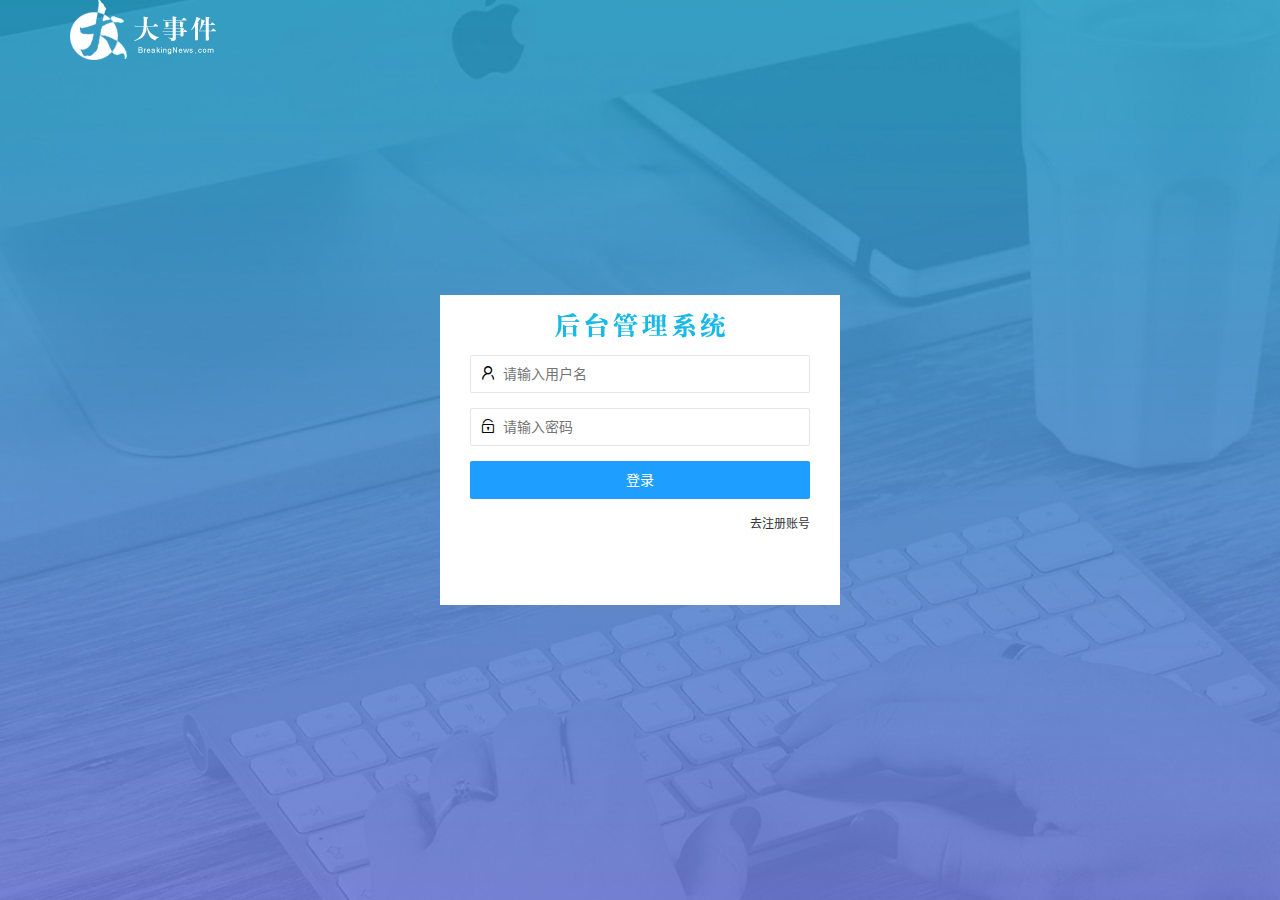
<file: login.html>
<!DOCTYPE html>
<html lang="zh-CN">
  <head>
    <meta charset="UTF-8" />
    <meta name="viewport" content="width=device-width, initial-scale=1.0" />
    <title>大事件-注册/登录页面</title>
    <link rel="stylesheet" href="/assets/lib/layui/css/layui.css" />
    <link rel="stylesheet" href="/assets/css/login.css" />
  </head>
  <body>
    <!-- logo区 -->
    <div class="layui-main">
      <img src="/assets/images/logo.png" alt="" />
    </div>
    <!-- 注册登录区域 -->
    <div class="loginAndRegBox">
      <!-- 标题区域 -->
      <div class="title-box"></div>
      <!-- 登录 -->
      <div class="login-box">
        <form class="layui-form" id="form-login">
          <!-- 用户名 -->
          <div class="layui-form-item">
            <i class="layui-icon layui-icon-username"></i>
            <input
              type="text"
              name="username"
              required
              lay-verify="required"
              placeholder="请输入用户名"
              autocomplete="off"
              class="layui-input"
            />
          </div>
          <!-- 密码 -->
          <div class="layui-form-item">
            <i class="layui-icon layui-icon-password"></i>
            <input
              type="password"
              name="password"
              required
              lay-verify="required|pwd"
              placeholder="请输入密码"
              autocomplete="off"
              class="layui-input"
            />
          </div>
          <!-- 登录按钮 -->
          <div class="layui-form-item">
            <!-- 注意：表单提交按钮和普通按钮的区别，就是 lay-submit 属性 -->
            <button
              class="layui-btn layui-btn-fluid layui-btn-normal"
              lay-submit
            >
              登录
            </button>
          </div>
          <div class="layui-form-item links">
            <a href="javascript:;" id="link-reg">去注册账号</a>
          </div>
        </form>
      </div>
      <!-- 注册 -->
      <div class="reg-box" style="display: none">
        <form class="layui-form" id="form-reg">
          <!-- 用户名 -->
          <div class="layui-form-item">
            <i class="layui-icon layui-icon-username"></i>
            <input
              type="text"
              name="username"
              required
              lay-verify="required"
              placeholder="请输入用户名"
              autocomplete="off"
              class="layui-input"
            />
          </div>
          <!-- 密码 -->
          <div class="layui-form-item">
            <i class="layui-icon layui-icon-password"></i>
            <input
              type="password"
              name="password"
              required
              lay-verify="required|pwd"
              placeholder="请输入密码"
              autocomplete="off"
              class="layui-input"
            />
          </div>
          <!-- 验证密码 -->
          <div class="layui-form-item">
            <i class="layui-icon layui-icon-password"></i>
            <input
              type="password"
              name="repassword"
              required
              lay-verify="required|pwd|repwd"
              placeholder="再次确认密码"
              autocomplete="off"
              class="layui-input"
            />
          </div>
          <!-- 注册按钮 -->
          <div class="layui-form-item">
            <!-- 注意：表单提交按钮和普通按钮的区别，就是 lay-submit 属性 -->
            <button
              class="layui-btn layui-btn-fluid layui-btn-normal"
              lay-submit
            >
              立即注册
            </button>
          </div>
          <div class="layui-form-item links">
            <a href="javascript:;" id="link-login">去登陆</a>
          </div>
        </form>
      </div>
    </div>
    <script src="/assets/lib/layui/layui.all.js"></script>
    <script src="/assets/lib/jquery.js"></script>
    <script src="/assets/js/baseAPI.js"></script>
    <script src="/assets/js/login.js"></script>
  </body>
</html>
</file>
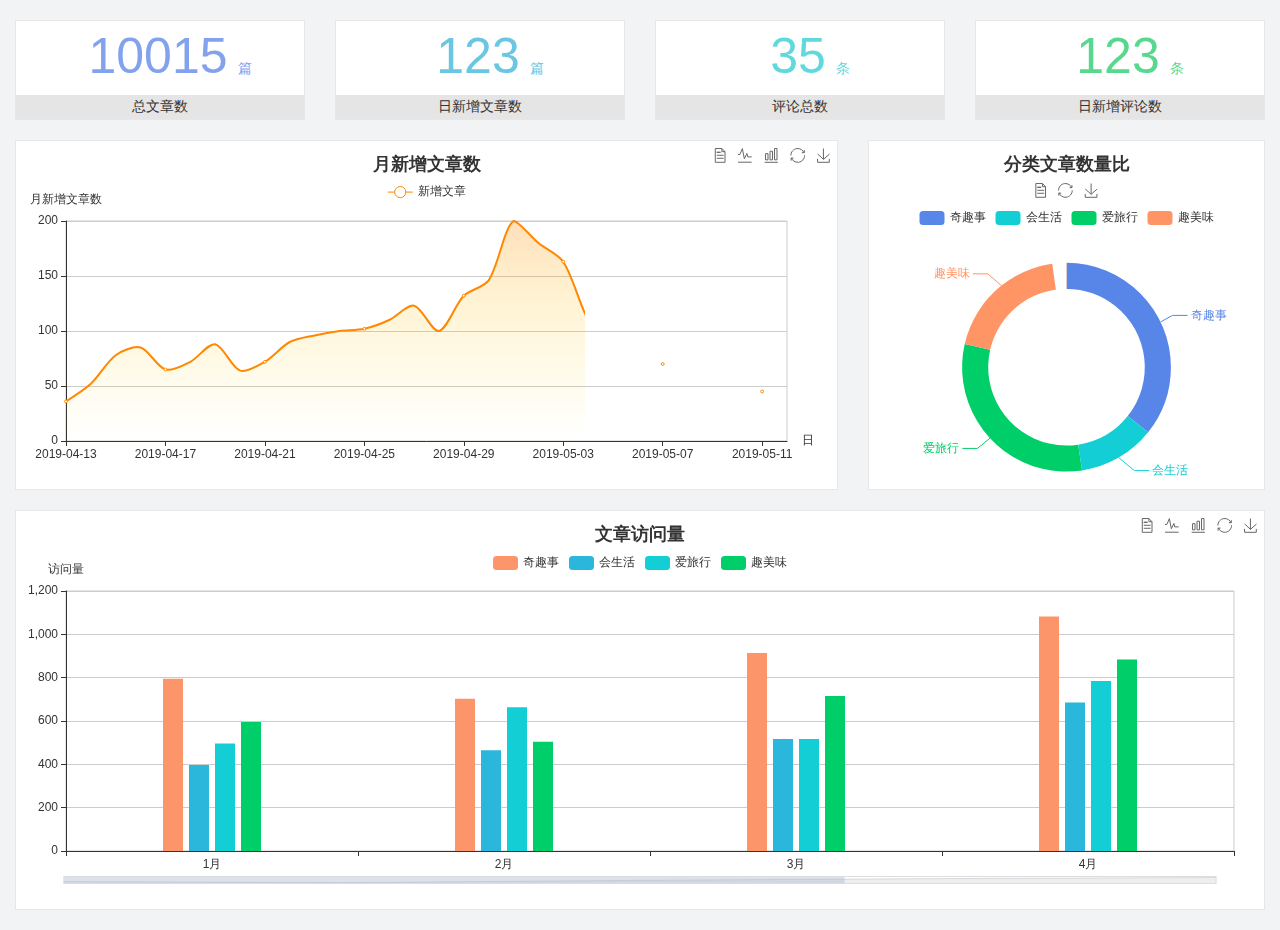
<file: home/dashboard.html>
<!DOCTYPE html>
<html lang="en">

<head>
  <meta charset="UTF-8">
  <meta name="viewport" content="width=device-width, initial-scale=1.0">
  <meta http-equiv="X-UA-Compatible" content="ie=edge">
  <title>图表统计</title>
  <link rel="stylesheet" href="../assets/lib/bootstrap.css" />
  <link rel="stylesheet" href="../assets/lib/main.css" />
  <script src="../assets/lib/jquery.js"></script>
  <script type="text/javascript" src="../assets/lib/echarts.min.js"></script>
</head>

<body>
  <div class="container-fluid">
    <div class="row spannel_list">
      <div class="col-sm-3 col-xs-6">
        <div class="spannel">
          <em>10015</em><span>篇</span>
          <b>总文章数</b>
        </div>
      </div>
      <div class="col-sm-3 col-xs-6">
        <div class="spannel scolor01">
          <em>123</em><span>篇</span>
          <b>日新增文章数</b>
        </div>
      </div>
      <div class="col-sm-3 col-xs-6">
        <div class="spannel scolor02">
          <em>35</em><span>条</span>
          <b>评论总数</b>
        </div>
      </div>
      <div class="col-sm-3 col-xs-6">
        <div class="spannel scolor03">
          <em>123</em><span>条</span>
          <b>日新增评论数</b>
        </div>
      </div>
    </div>
  </div>

  <div class="container-fluid">
    <div class="row curve-pie">
      <div class="col-lg-8 col-md-8">
        <div class="gragh_pannel" id="curve_show"></div>
      </div>
      <div class="col-lg-4 col-md-4">
        <div class="gragh_pannel" id="pie_show"></div>
      </div>
    </div>
  </div>

  <div class="container-fluid">
    <div class="column_pannel" id="column_show"></div>
  </div>

  <script>
    var oChart = echarts.init(document.getElementById('curve_show'));
    var aList_all = [
      { 'count': 36, 'date': '2019-04-13' },
      { 'count': 52, 'date': '2019-04-14' },
      { 'count': 78, 'date': '2019-04-15' },
      { 'count': 85, 'date': '2019-04-16' },
      { 'count': 65, 'date': '2019-04-17' },
      { 'count': 72, 'date': '2019-04-18' },
      { 'count': 88, 'date': '2019-04-19' },
      { 'count': 64, 'date': '2019-04-20' },
      { 'count': 72, 'date': '2019-04-21' },
      { 'count': 90, 'date': '2019-04-22' },
      { 'count': 96, 'date': '2019-04-23' },
      { 'count': 100, 'date': '2019-04-24' },
      { 'count': 102, 'date': '2019-04-25' },
      { 'count': 110, 'date': '2019-04-26' },
      { 'count': 123, 'date': '2019-04-27' },
      { 'count': 100, 'date': '2019-04-28' },
      { 'count': 132, 'date': '2019-04-29' },
      { 'count': 146, 'date': '2019-04-30' },
      { 'count': 200, 'date': '2019-05-01' },
      { 'count': 180, 'date': '2019-05-02' },
      { 'count': 163, 'date': '2019-05-03' },
      { 'count': 110, 'date': '2019-05-04' },
      { 'count': 80, 'date': '2019-05-05' },
      { 'count': 82, 'date': '2019-05-06' },
      { 'count': 70, 'date': '2019-05-07' },
      { 'count': 65, 'date': '2019-05-08' },
      { 'count': 54, 'date': '2019-05-09' },
      { 'count': 40, 'date': '2019-05-10' },
      { 'count': 45, 'date': '2019-05-11' },
      { 'count': 38, 'date': '2019-05-12' },
    ];

    let aCount = [];
    let aDate = [];

    for (var i = 0; i < aList_all.length; i++) {
      aCount.push(aList_all[i].count);
      aDate.push(aList_all[i].date);
    }

    var chartopt = {
      title: {
        text: '月新增文章数',
        left: 'center',
        top: '10'
      },
      tooltip: {
        trigger: 'axis'
      },
      legend: {
        data: ['新增文章'],
        top: '40'
      },
      toolbox: {
        show: true,
        feature: {
          mark: { show: true },
          dataView: { show: true, readOnly: false },
          magicType: { show: true, type: ['line', 'bar'] },
          restore: { show: true },
          saveAsImage: { show: true }
        }
      },
      calculable: true,
      xAxis: [
        {
          name: '日',
          type: 'category',
          boundaryGap: false,
          data: aDate
        }
      ],
      yAxis: [
        {
          name: '月新增文章数',
          type: 'value'
        }
      ],
      series: [
        {
          name: '新增文章',
          type: 'line',
          smooth: true,
          itemStyle: { normal: { areaStyle: { type: 'default' }, color: '#f80' }, lineStyle: { color: '#f80' } },
          data: aCount
        }],
      areaStyle: {
        normal: {
          color: new echarts.graphic.LinearGradient(0, 0, 0, 1, [{
            offset: 0,
            color: 'rgba(255,136,0,0.39)'
          }, {
            offset: .34,
            color: 'rgba(255,180,0,0.25)'
          }, {
            offset: 1,
            color: 'rgba(255,222,0,0.00)'
          }])

        }
      },
      grid: {
        show: true,
        x: 50,
        x2: 50,
        y: 80,
        height: 220
      }
    };

    oChart.setOption(chartopt);


    var oPie = echarts.init(document.getElementById('pie_show'));
    var oPieopt =
    {
      title: {
        top: 10,
        text: '分类文章数量比',
        x: 'center'
      },
      tooltip: {
        trigger: 'item',
        formatter: "{a} <br/>{b} : {c} ({d}%)"
      },
      color: ['#5885e8', '#13cfd5', '#00ce68', '#ff9565'],
      legend: {
        x: 'center',
        top: 65,
        data: ['奇趣事', '会生活', '爱旅行', '趣美味']
      },
      toolbox: {
        show: true,
        x: 'center',
        top: 35,
        feature: {
          mark: { show: true },
          dataView: { show: true, readOnly: false },
          magicType: {
            show: true,
            type: ['pie', 'funnel'],
            option: {
              funnel: {
                x: '25%',
                width: '50%',
                funnelAlign: 'left',
                max: 1548
              }
            }
          },
          restore: { show: true },
          saveAsImage: { show: true }
        }
      },
      calculable: true,
      series: [
        {
          name: '访问来源',
          type: 'pie',
          radius: ['45%', '60%'],
          center: ['50%', '65%'],
          data: [
            { value: 300, name: '奇趣事' },
            { value: 100, name: '会生活' },
            { value: 260, name: '爱旅行' },
            { value: 180, name: '趣美味' }
          ]
        }
      ]
    };
    oPie.setOption(oPieopt);



    var oColumn = this.echarts.init(document.getElementById('column_show'));
    var oColumnopt =
    {
      title: {
        text: '文章访问量',
        left: 'center',
        top: '10'
      },
      tooltip: {
        trigger: 'axis'
      },
      legend: {
        data: ['奇趣事', '会生活', '爱旅行', '趣美味'],
        top: '40'
      },
      toolbox: {
        show: true,
        feature: {
          mark: { show: true },
          dataView: { show: true, readOnly: false },
          magicType: { show: true, type: ['line', 'bar'] },
          restore: { show: true },
          saveAsImage: { show: true }
        }
      },
      calculable: true,
      xAxis: [
        {
          type: 'category',
          data: ['1月', '2月', '3月', '4月', '5月']
        }
      ],
      yAxis: [
        {
          name: '访问量',
          type: 'value'
        }
      ],
      series: [
        {
          name: '奇趣事',
          type: 'bar',
          barWidth: 20,
          itemStyle: {
            normal: { areaStyle: { type: 'default' }, color: '#fd956a' }
          },
          data: [800, 708, 920, 1090, 1200]
        },
        {
          name: '会生活',
          type: 'bar',
          barWidth: 20,
          itemStyle: {
            normal: { areaStyle: { type: 'default' }, color: '#2bb6db' }
          },
          data: [400, 468, 520, 690, 800]
        },
        {
          name: '爱旅行',
          type: 'bar',
          barWidth: 20,
          itemStyle: {
            normal: { areaStyle: { type: 'default' }, color: '#13cfd5' }
          },
          data: [500, 668, 520, 790, 900]
        },
        {
          name: '趣美味',
          type: 'bar',
          barWidth: 20,
          itemStyle: {
            normal: { areaStyle: { type: 'default' }, color: '#00ce68' }
          },
          data: [600, 508, 720, 890, 1000]
        }
      ],
      grid: {
        show: true,
        x: 50,
        x2: 30,
        y: 80,
        height: 260
      },
      dataZoom: [//给x轴设置滚动条
        {
          start: 0,//默认为0
          end: 100 - 1000 / 31,//默认为100
          type: 'slider',
          show: true,
          xAxisIndex: [0],
          handleSize: 0,//滑动条的 左右2个滑动条的大小
          height: 8,//组件高度
          left: 45, //左边的距离
          right: 50,//右边的距离
          bottom: 26,//右边的距离
          handleColor: '#ddd',//h滑动图标的颜色
          handleStyle: {
            borderColor: "#cacaca",
            borderWidth: "1",
            shadowBlur: 2,
            background: "#ddd",
            shadowColor: "#ddd",
          }
        }]
    };
    oColumn.setOption(oColumnopt);
  </script>
</body>

</html>
</file>
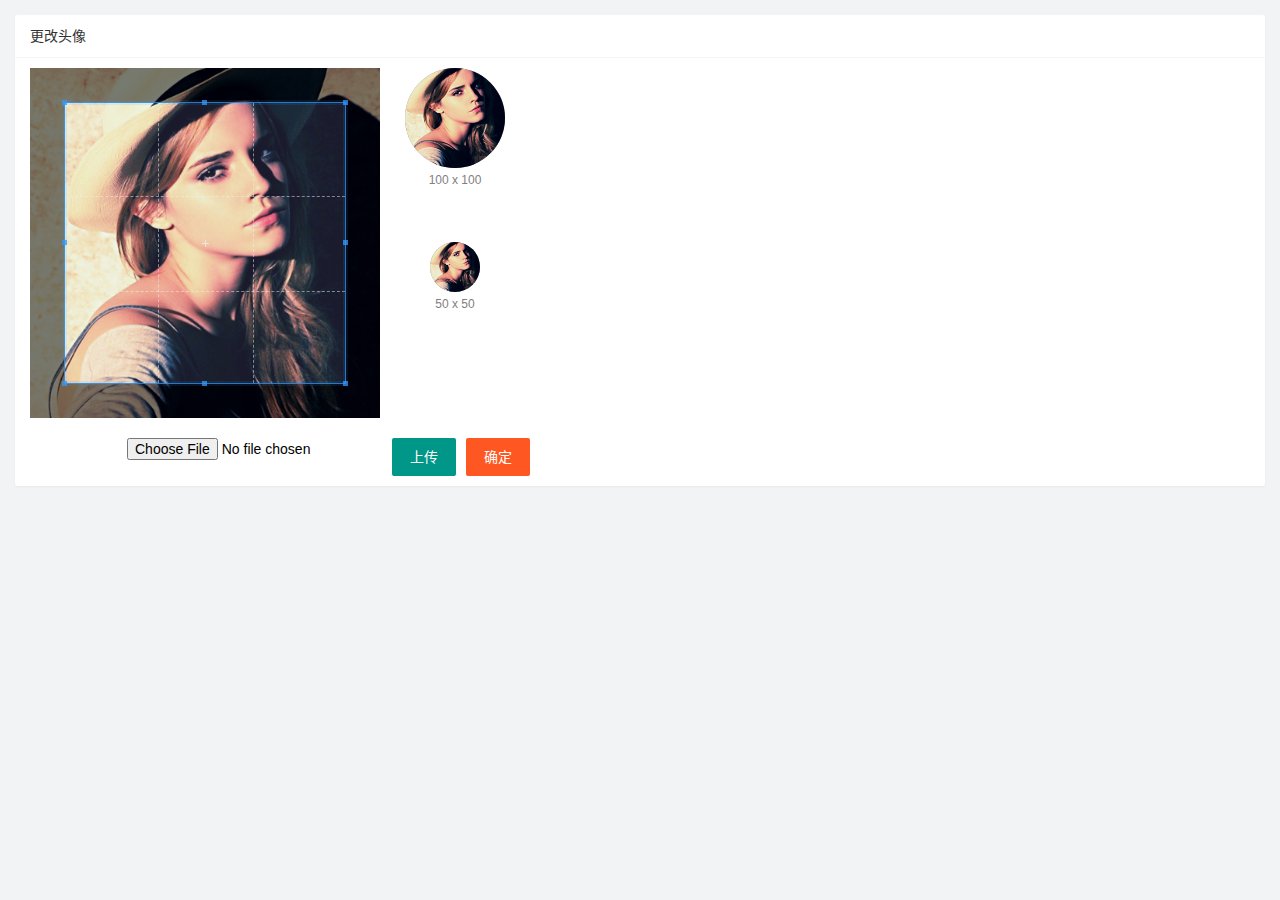
<file: user/user-avatar.html>
<!DOCTYPE html>
<html lang="zh-CN">
<head>
    <meta charset="UTF-8">
    <meta name="viewport" content="width=device-width, initial-scale=1.0">
    <title>更换头像</title>
    <link rel="stylesheet" href="/assets/lib/layui/css/layui.css" />
    <link rel="stylesheet" href="/assets/lib/cropper/cropper.css" />
    <link rel="stylesheet" href="/assets/css/user/user-avatar.css" />
</head>
<body>
    <div class="layui-card">
        <div class="layui-card-header">更改头像</div>
        <div class="layui-card-body">
          <div class="row1">
              <!-- 图片裁剪区域 -->
              <div class="cropper-box">
                <!-- 这个 img 标签很重要，将来会把它初始化为裁剪区域 -->
                <img id="image" src="/assets/images/sample.jpg" />
              </div>
              <!-- 图片的预览区域 -->
              <div class="preview-box">
                <div>
                  <!-- 宽高为 100px 的预览区域 -->
                  <div class="img-preview w100"></div>
                  <p class="size">100 x 100</p>
                </div>
                <div>
                  <!-- 宽高为 50px 的预览区域 -->
                  <div class="img-preview w50"></div>
                  <p class="size">50 x 50</p>
                </div>
              </div>
            </div
            <!-- 第二行的按钮区域 -->
            <div class="row2">
                <input type="file" id="file" accept="image/png,image/jpeg">
              <button id="btnChooseImage" type="button"   class="layui-btn">上传</button>
              <button id="btnUpload" type="button" class="layui-btn layui-btn-danger">确定</button>
            </div>
        </div>
      </div>
      <script src="/assets/lib/layui/layui.all.js"></script>
    <script src="/assets/lib/jquery.js"></script>
    <script src="/assets/lib/cropper/Cropper.js"></script>
    <script src="/assets/lib/cropper/jquery-cropper.js"></script>
    <script src="/assets/js/baseAPI.js"></script>
    <script src="/assets/js/user-avatar.js"></script>
</body>
</html>
</file>
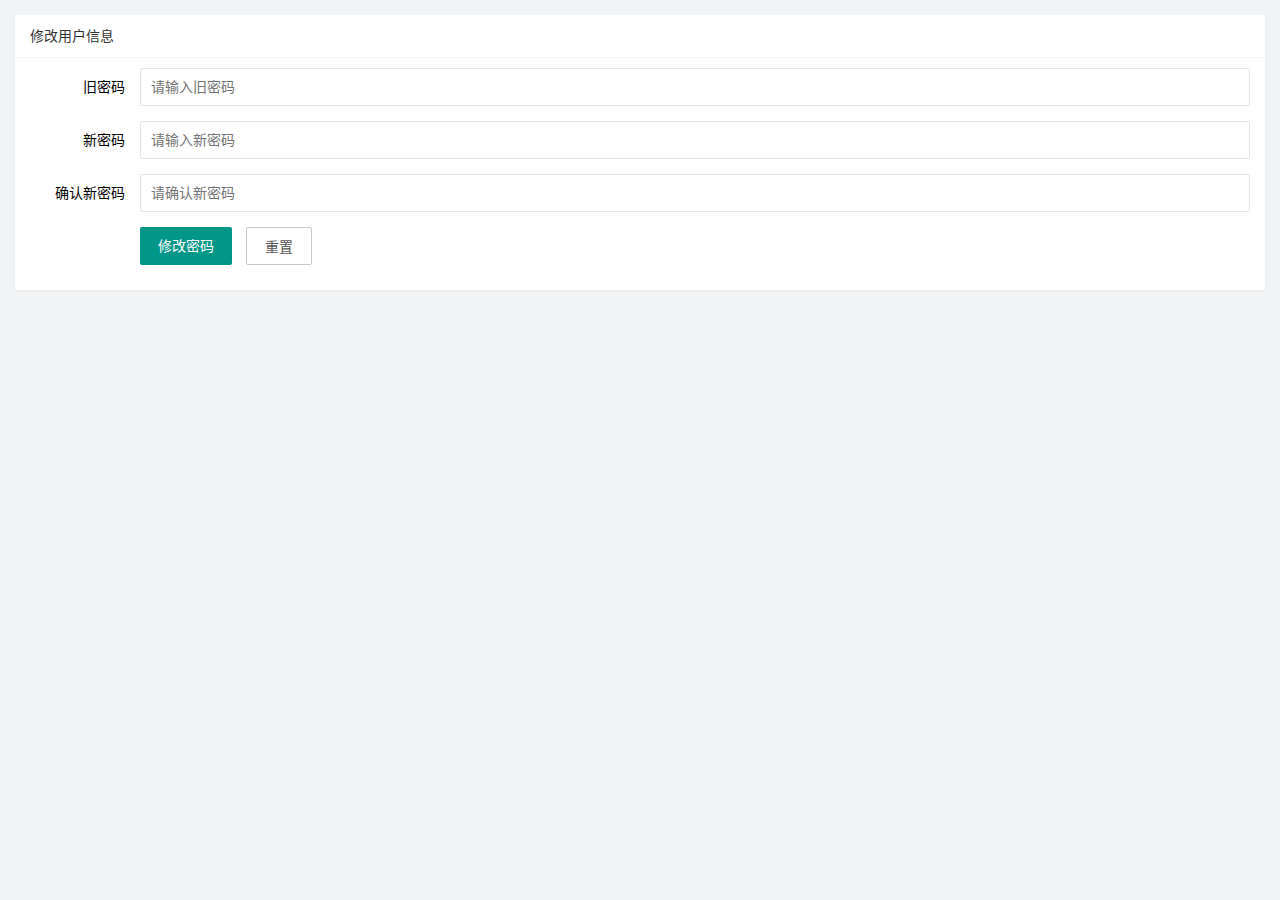
<file: user/user-pwd.html>
<!DOCTYPE html>
<html lang="zh-CN">
<head>
    <meta charset="UTF-8">
    <meta name="viewport" content="width=device-width, initial-scale=1.0">
    <title>Document</title>
    <link rel="stylesheet" href="/assets/lib/layui/css/layui.css">
    <link rel="stylesheet" href="/assets/css/user/user-pwd.css">
</head>
<body>
    <div class="layui-card">
        <div class="layui-card-header">修改用户信息</div>
        <div class="layui-card-body">
          <!-- form 表单区域 -->
          <form class="layui-form" lay-filter="formUserInfo">
         
          
            <div class="layui-form-item">
              <label class="layui-form-label">旧密码</label>
              <div class="layui-input-block">
                <input
                  type="text"
                  name="oldPwd"
                  required
                  lay-verify="required|pwd"
                  placeholder="请输入旧密码"
                  autocomplete="off"
                  class="layui-input"
                  readonly
                />
              </div>
            </div>
            <div class="layui-form-item">
              <label class="layui-form-label">新密码</label>
              <div class="layui-input-block">
                <input
                  type="text"
                  name="newPwd"
                  required
                  lay-verify="required|pwd|samePwd"
                  placeholder="请输入新密码"
                  autocomplete="off"
                  class="layui-input"
                />
              </div>
            </div>
            <div class="layui-form-item">
              <label class="layui-form-label">确认新密码</label>
              <div class="layui-input-block">
                <input
                  type="text"
                  name="rePwd"
                  required
                  lay-verify="required|pwd|rePwd"
                  placeholder="请确认新密码"
                  autocomplete="off"
                  class="layui-input"
                />
              </div>
            </div>
            <div class="layui-form-item">
              <div class="layui-input-block">
                <button class="layui-btn" lay-submit lay-filter="formDemo">
                  修改密码
                </button>
                <button
                  id="btnReset"
                  type="reset"
                  class="layui-btn layui-btn-primary"
                >
                  重置
                </button>
              </div>
            </div>
          </form>
        </div>
      </div>
      <script src="/assets/lib/layui/layui.all.js"></script>
      <script src="/assets/lib/jquery.js"></script>
      <script src="/assets/js/baseAPI.js"></script>
      <script src="/assets/js/user-pwd.js"></script>
</body>
</html>
</file>
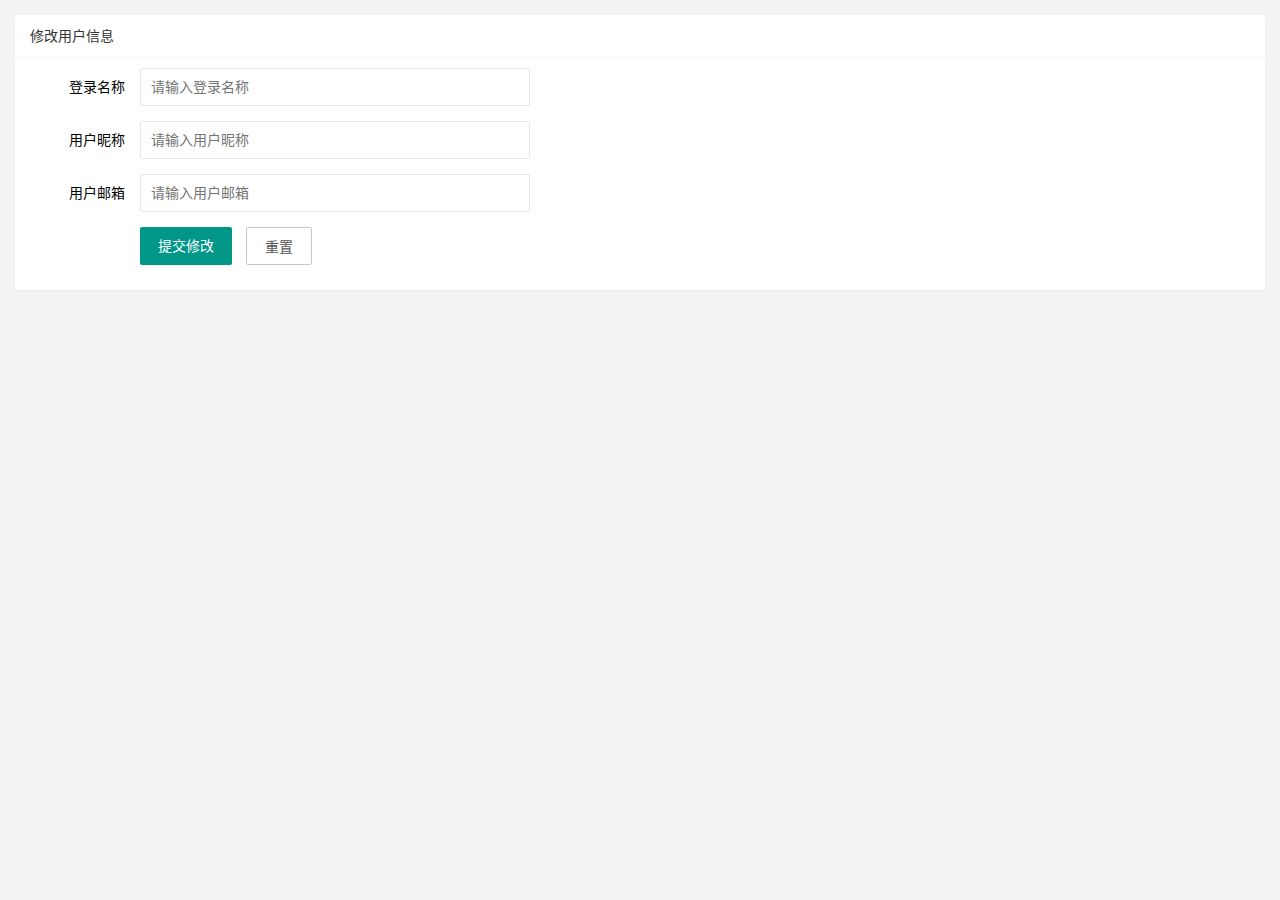
<file: user/user_info.html>
<!DOCTYPE html>
<html lang="zh-CN">
  <head>
    <meta charset="UTF-8" />
    <meta name="viewport" content="width=device-width, initial-scale=1.0" />
    <title>Document</title>
    <link rel="stylesheet" href="/assets/lib/layui/css/layui.css" />
    <link rel="stylesheet" href="/assets/css/user/user_info.css" />
  </head>
  <body>
    <div class="layui-card">
      <div class="layui-card-header">修改用户信息</div>
      <div class="layui-card-body">
        <!-- form 表单区域 -->
        <form class="layui-form" lay-filter="formUserInfo">
          <!-- 隐藏域保存id -->
          <input type="hidden" name="id" />
          <div class="layui-form-item">
            <label class="layui-form-label">登录名称</label>
            <div class="layui-input-block">
              <input
                type="text"
                name="username"
                required
                lay-verify="required"
                placeholder="请输入登录名称"
                autocomplete="off"
                class="layui-input"
                readonly
              />
            </div>
          </div>
          <div class="layui-form-item">
            <label class="layui-form-label">用户昵称</label>
            <div class="layui-input-block">
              <input
                type="text"
                name="nickname"
                required
                lay-verify="required|nickname"
                placeholder="请输入用户昵称"
                autocomplete="off"
                class="layui-input"
              />
            </div>
          </div>
          <div class="layui-form-item">
            <label class="layui-form-label">用户邮箱</label>
            <div class="layui-input-block">
              <input
                type="text"
                name="email"
                required
                lay-verify="required|email"
                placeholder="请输入用户邮箱"
                autocomplete="off"
                class="layui-input"
              />
            </div>
          </div>
          <div class="layui-form-item">
            <div class="layui-input-block">
              <button class="layui-btn" lay-submit lay-filter="formDemo">
                提交修改
              </button>
              <button
                id="btnReset"
                type="reset"
                class="layui-btn layui-btn-primary"
              >
                重置
              </button>
            </div>
          </div>
        </form>
      </div>
    </div>
    <script src="/assets/lib/layui/layui.all.js"></script>
    <script src="/assets/lib/jquery.js"></script>
    <script src="/assets/js/baseAPI.js"></script>
    <script src="/assets/js/user_info.js"></script>
  </body>
</html>
</file>
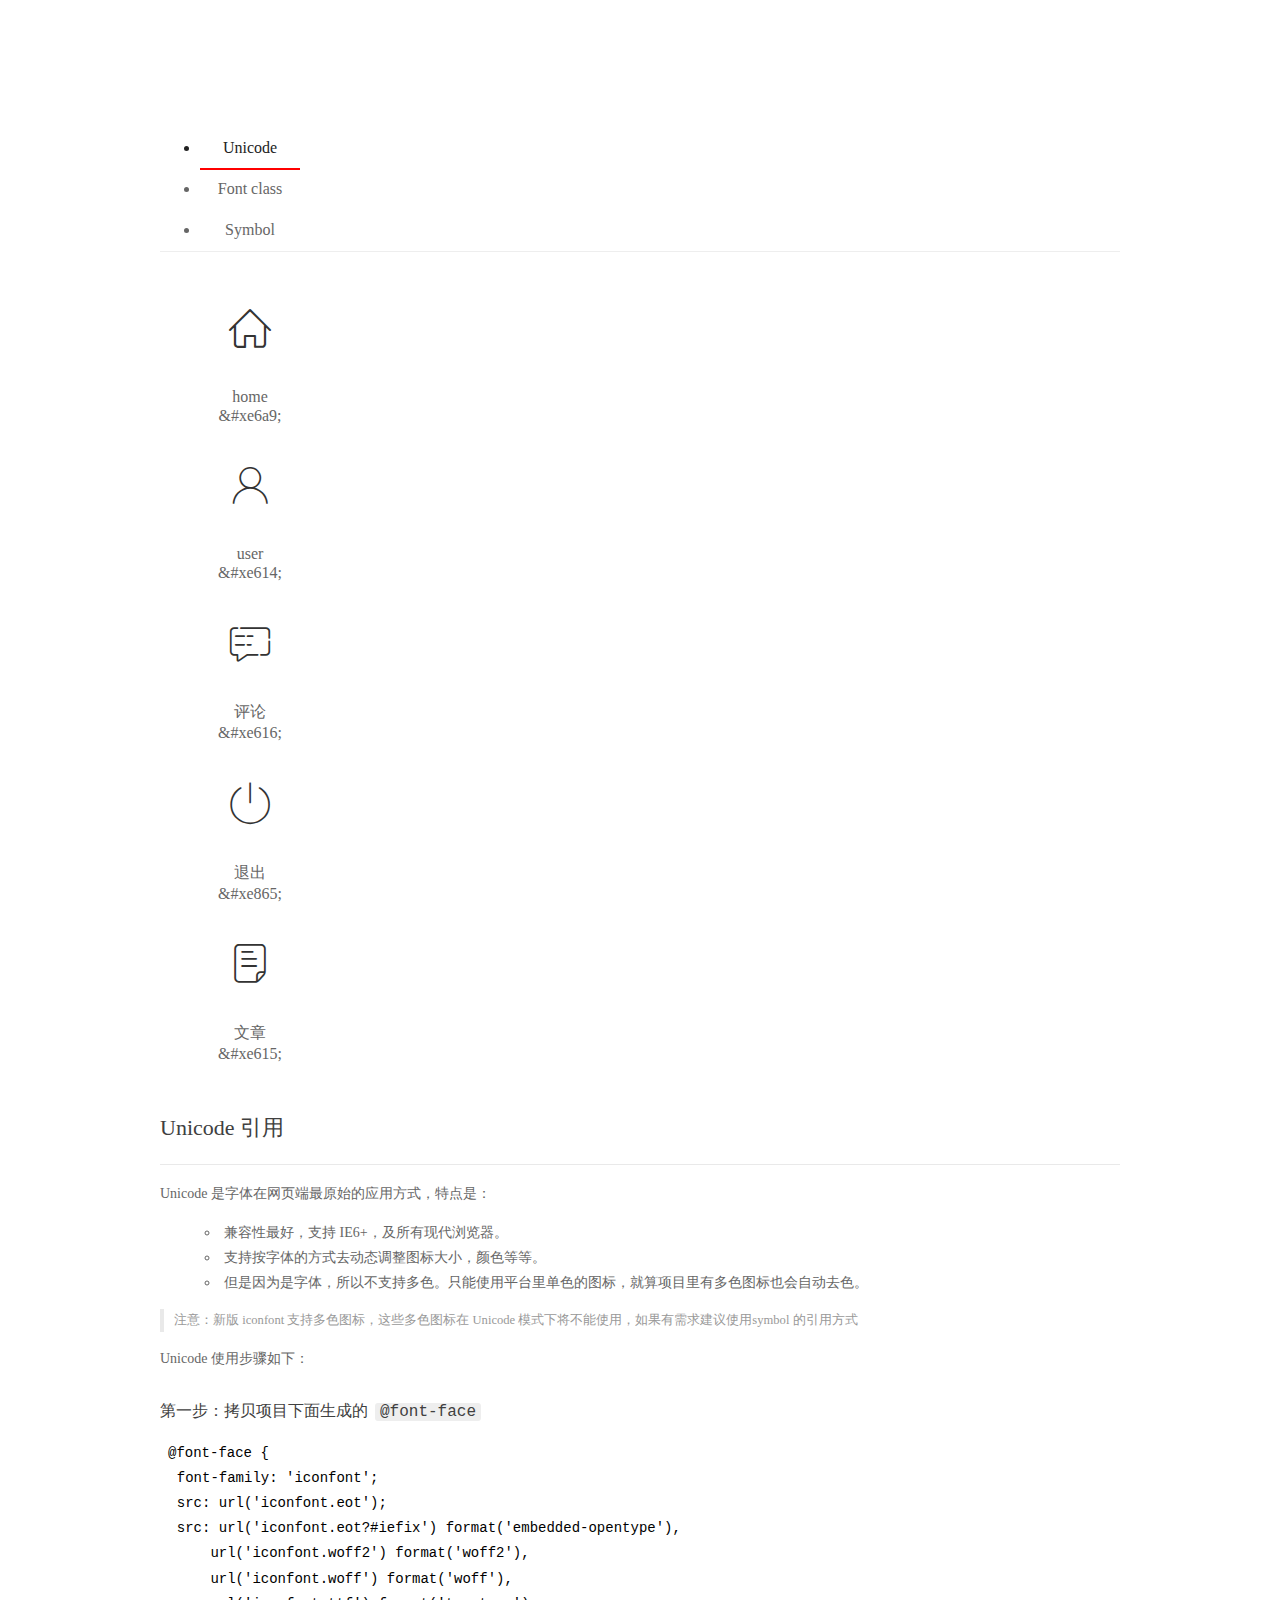
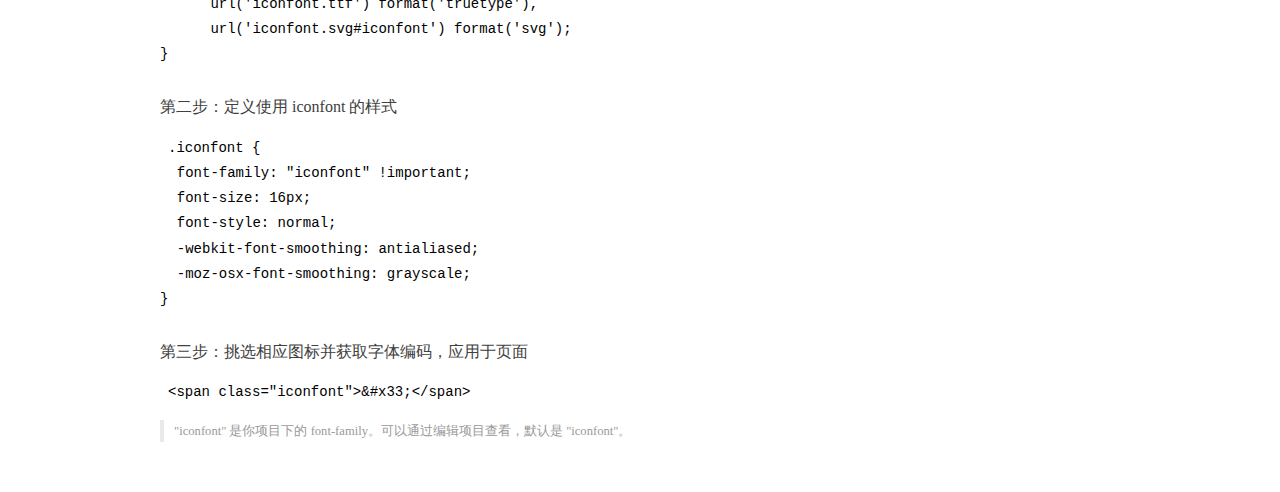
<file: assets/fonts/demo_index.html>
<!DOCTYPE html>
<html>
<head>
  <meta charset="utf-8"/>
  <title>IconFont Demo</title>
  <link rel="shortcut icon" href="https://gtms04.alicdn.com/tps/i4/TB1_oz6GVXXXXaFXpXXJDFnIXXX-64-64.ico" type="image/x-icon"/>
  <link rel="stylesheet" href="https://g.alicdn.com/thx/cube/1.3.2/cube.min.css">
  <link rel="stylesheet" href="demo.css">
  <link rel="stylesheet" href="iconfont.css">
  <script src="iconfont.js"></script>
  <!-- jQuery -->
  <script src="https://a1.alicdn.com/oss/uploads/2018/12/26/7bfddb60-08e8-11e9-9b04-53e73bb6408b.js"></script>
  <!-- 代码高亮 -->
  <script src="https://a1.alicdn.com/oss/uploads/2018/12/26/a3f714d0-08e6-11e9-8a15-ebf944d7534c.js"></script>
</head>
<body>
  <div class="main">
    <h1 class="logo"><a href="https://www.iconfont.cn/" title="iconfont 首页" target="_blank">&#xe86b;</a></h1>
    <div class="nav-tabs">
      <ul id="tabs" class="dib-box">
        <li class="dib active"><span>Unicode</span></li>
        <li class="dib"><span>Font class</span></li>
        <li class="dib"><span>Symbol</span></li>
      </ul>
      
    </div>
    <div class="tab-container">
      <div class="content unicode" style="display: block;">
          <ul class="icon_lists dib-box">
          
            <li class="dib">
              <span class="icon iconfont">&#xe6a9;</span>
                <div class="name">home</div>
                <div class="code-name">&amp;#xe6a9;</div>
              </li>
          
            <li class="dib">
              <span class="icon iconfont">&#xe614;</span>
                <div class="name">user</div>
                <div class="code-name">&amp;#xe614;</div>
              </li>
          
            <li class="dib">
              <span class="icon iconfont">&#xe616;</span>
                <div class="name">评论</div>
                <div class="code-name">&amp;#xe616;</div>
              </li>
          
            <li class="dib">
              <span class="icon iconfont">&#xe865;</span>
                <div class="name">退出</div>
                <div class="code-name">&amp;#xe865;</div>
              </li>
          
            <li class="dib">
              <span class="icon iconfont">&#xe615;</span>
                <div class="name">文章</div>
                <div class="code-name">&amp;#xe615;</div>
              </li>
          
          </ul>
          <div class="article markdown">
          <h2 id="unicode-">Unicode 引用</h2>
          <hr>

          <p>Unicode 是字体在网页端最原始的应用方式，特点是：</p>
          <ul>
            <li>兼容性最好，支持 IE6+，及所有现代浏览器。</li>
            <li>支持按字体的方式去动态调整图标大小，颜色等等。</li>
            <li>但是因为是字体，所以不支持多色。只能使用平台里单色的图标，就算项目里有多色图标也会自动去色。</li>
          </ul>
          <blockquote>
            <p>注意：新版 iconfont 支持多色图标，这些多色图标在 Unicode 模式下将不能使用，如果有需求建议使用symbol 的引用方式</p>
          </blockquote>
          <p>Unicode 使用步骤如下：</p>
          <h3 id="-font-face">第一步：拷贝项目下面生成的 <code>@font-face</code></h3>
<pre><code class="language-css"
>@font-face {
  font-family: 'iconfont';
  src: url('iconfont.eot');
  src: url('iconfont.eot?#iefix') format('embedded-opentype'),
      url('iconfont.woff2') format('woff2'),
      url('iconfont.woff') format('woff'),
      url('iconfont.ttf') format('truetype'),
      url('iconfont.svg#iconfont') format('svg');
}
</code></pre>
          <h3 id="-iconfont-">第二步：定义使用 iconfont 的样式</h3>
<pre><code class="language-css"
>.iconfont {
  font-family: "iconfont" !important;
  font-size: 16px;
  font-style: normal;
  -webkit-font-smoothing: antialiased;
  -moz-osx-font-smoothing: grayscale;
}
</code></pre>
          <h3 id="-">第三步：挑选相应图标并获取字体编码，应用于页面</h3>
<pre>
<code class="language-html"
>&lt;span class="iconfont"&gt;&amp;#x33;&lt;/span&gt;
</code></pre>
          <blockquote>
            <p>"iconfont" 是你项目下的 font-family。可以通过编辑项目查看，默认是 "iconfont"。</p>
          </blockquote>
          </div>
      </div>
      <div class="content font-class">
        <ul class="icon_lists dib-box">
          
          <li class="dib">
            <span class="icon iconfont icon-home"></span>
            <div class="name">
              home
            </div>
            <div class="code-name">.icon-home
            </div>
          </li>
          
          <li class="dib">
            <span class="icon iconfont icon-user"></span>
            <div class="name">
              user
            </div>
            <div class="code-name">.icon-user
            </div>
          </li>
          
          <li class="dib">
            <span class="icon iconfont icon-pinglun"></span>
            <div class="name">
              评论
            </div>
            <div class="code-name">.icon-pinglun
            </div>
          </li>
          
          <li class="dib">
            <span class="icon iconfont icon-tuichu"></span>
            <div class="name">
              退出
            </div>
            <div class="code-name">.icon-tuichu
            </div>
          </li>
          
          <li class="dib">
            <span class="icon iconfont icon-16"></span>
            <div class="name">
              文章
            </div>
            <div class="code-name">.icon-16
            </div>
          </li>
          
        </ul>
        <div class="article markdown">
        <h2 id="font-class-">font-class 引用</h2>
        <hr>

        <p>font-class 是 Unicode 使用方式的一种变种，主要是解决 Unicode 书写不直观，语意不明确的问题。</p>
        <p>与 Unicode 使用方式相比，具有如下特点：</p>
        <ul>
          <li>兼容性良好，支持 IE8+，及所有现代浏览器。</li>
          <li>相比于 Unicode 语意明确，书写更直观。可以很容易分辨这个 icon 是什么。</li>
          <li>因为使用 class 来定义图标，所以当要替换图标时，只需要修改 class 里面的 Unicode 引用。</li>
          <li>不过因为本质上还是使用的字体，所以多色图标还是不支持的。</li>
        </ul>
        <p>使用步骤如下：</p>
        <h3 id="-fontclass-">第一步：引入项目下面生成的 fontclass 代码：</h3>
<pre><code class="language-html">&lt;link rel="stylesheet" href="./iconfont.css"&gt;
</code></pre>
        <h3 id="-">第二步：挑选相应图标并获取类名，应用于页面：</h3>
<pre><code class="language-html">&lt;span class="iconfont icon-xxx"&gt;&lt;/span&gt;
</code></pre>
        <blockquote>
          <p>"
            iconfont" 是你项目下的 font-family。可以通过编辑项目查看，默认是 "iconfont"。</p>
        </blockquote>
      </div>
      </div>
      <div class="content symbol">
          <ul class="icon_lists dib-box">
          
            <li class="dib">
                <svg class="icon svg-icon" aria-hidden="true">
                  <use xlink:href="#icon-home"></use>
                </svg>
                <div class="name">home</div>
                <div class="code-name">#icon-home</div>
            </li>
          
            <li class="dib">
                <svg class="icon svg-icon" aria-hidden="true">
                  <use xlink:href="#icon-user"></use>
                </svg>
                <div class="name">user</div>
                <div class="code-name">#icon-user</div>
            </li>
          
            <li class="dib">
                <svg class="icon svg-icon" aria-hidden="true">
                  <use xlink:href="#icon-pinglun"></use>
                </svg>
                <div class="name">评论</div>
                <div class="code-name">#icon-pinglun</div>
            </li>
          
            <li class="dib">
                <svg class="icon svg-icon" aria-hidden="true">
                  <use xlink:href="#icon-tuichu"></use>
                </svg>
                <div class="name">退出</div>
                <div class="code-name">#icon-tuichu</div>
            </li>
          
            <li class="dib">
                <svg class="icon svg-icon" aria-hidden="true">
                  <use xlink:href="#icon-16"></use>
                </svg>
                <div class="name">文章</div>
                <div class="code-name">#icon-16</div>
            </li>
          
          </ul>
          <div class="article markdown">
          <h2 id="symbol-">Symbol 引用</h2>
          <hr>

          <p>这是一种全新的使用方式，应该说这才是未来的主流，也是平台目前推荐的用法。相关介绍可以参考这篇<a href="">文章</a>
            这种用法其实是做了一个 SVG 的集合，与另外两种相比具有如下特点：</p>
          <ul>
            <li>支持多色图标了，不再受单色限制。</li>
            <li>通过一些技巧，支持像字体那样，通过 <code>font-size</code>, <code>color</code> 来调整样式。</li>
            <li>兼容性较差，支持 IE9+，及现代浏览器。</li>
            <li>浏览器渲染 SVG 的性能一般，还不如 png。</li>
          </ul>
          <p>使用步骤如下：</p>
          <h3 id="-symbol-">第一步：引入项目下面生成的 symbol 代码：</h3>
<pre><code class="language-html">&lt;script src="./iconfont.js"&gt;&lt;/script&gt;
</code></pre>
          <h3 id="-css-">第二步：加入通用 CSS 代码（引入一次就行）：</h3>
<pre><code class="language-html">&lt;style&gt;
.icon {
  width: 1em;
  height: 1em;
  vertical-align: -0.15em;
  fill: currentColor;
  overflow: hidden;
}
&lt;/style&gt;
</code></pre>
          <h3 id="-">第三步：挑选相应图标并获取类名，应用于页面：</h3>
<pre><code class="language-html">&lt;svg class="icon" aria-hidden="true"&gt;
  &lt;use xlink:href="#icon-xxx"&gt;&lt;/use&gt;
&lt;/svg&gt;
</code></pre>
          </div>
      </div>

    </div>
  </div>
  <script>
  $(document).ready(function () {
      $('.tab-container .content:first').show()

      $('#tabs li').click(function (e) {
        var tabContent = $('.tab-container .content')
        var index = $(this).index()

        if ($(this).hasClass('active')) {
          return
        } else {
          $('#tabs li').removeClass('active')
          $(this).addClass('active')

          tabContent.hide().eq(index).fadeIn()
        }
      })
    })
  </script>
</body>
</html>
</file>
<file: assets/lib/layui/css/layui.css>
/** layui-v2.5.5 MIT License By https://www.layui.com */
 .layui-inline,img{display:inline-block;vertical-align:middle}h1,h2,h3,h4,h5,h6{font-weight:400}.layui-edge,.layui-header,.layui-inline,.layui-main{position:relative}.layui-body,.layui-edge,.layui-elip{overflow:hidden}.layui-btn,.layui-edge,.layui-inline,img{vertical-align:middle}.layui-btn,.layui-disabled,.layui-icon,.layui-unselect{-moz-user-select:none;-webkit-user-select:none;-ms-user-select:none}.layui-elip,.layui-form-checkbox span,.layui-form-pane .layui-form-label{text-overflow:ellipsis;white-space:nowrap}.layui-breadcrumb,.layui-tree-btnGroup{visibility:hidden}blockquote,body,button,dd,div,dl,dt,form,h1,h2,h3,h4,h5,h6,input,li,ol,p,pre,td,textarea,th,ul{margin:0;padding:0;-webkit-tap-highlight-color:rgba(0,0,0,0)}a:active,a:hover{outline:0}img{border:none}li{list-style:none}table{border-collapse:collapse;border-spacing:0}h4,h5,h6{font-size:100%}button,input,optgroup,option,select,textarea{font-family:inherit;font-size:inherit;font-style:inherit;font-weight:inherit;outline:0}pre{white-space:pre-wrap;white-space:-moz-pre-wrap;white-space:-pre-wrap;white-space:-o-pre-wrap;word-wrap:break-word}body{line-height:24px;font:14px Helvetica Neue,Helvetica,PingFang SC,Tahoma,Arial,sans-serif}hr{height:1px;margin:10px 0;border:0;clear:both}a{color:#333;text-decoration:none}a:hover{color:#777}a cite{font-style:normal;*cursor:pointer}.layui-border-box,.layui-border-box *{box-sizing:border-box}.layui-box,.layui-box *{box-sizing:content-box}.layui-clear{clear:both;*zoom:1}.layui-clear:after{content:'\20';clear:both;*zoom:1;display:block;height:0}.layui-inline{*display:inline;*zoom:1}.layui-edge{display:inline-block;width:0;height:0;border-width:6px;border-style:dashed;border-color:transparent}.layui-edge-top{top:-4px;border-bottom-color:#999;border-bottom-style:solid}.layui-edge-right{border-left-color:#999;border-left-style:solid}.layui-edge-bottom{top:2px;border-top-color:#999;border-top-style:solid}.layui-edge-left{border-right-color:#999;border-right-style:solid}.layui-disabled,.layui-disabled:hover{color:#d2d2d2!important;cursor:not-allowed!important}.layui-circle{border-radius:100%}.layui-show{display:block!important}.layui-hide{display:none!important}@font-face{font-family:layui-icon;src:url(../font/iconfont.eot?v=250);src:url(../font/iconfont.eot?v=250#iefix) format('embedded-opentype'),url(../font/iconfont.woff2?v=250) format('woff2'),url(../font/iconfont.woff?v=250) format('woff'),url(../font/iconfont.ttf?v=250) format('truetype'),url(../font/iconfont.svg?v=250#layui-icon) format('svg')}.layui-icon{font-family:layui-icon!important;font-size:16px;font-style:normal;-webkit-font-smoothing:antialiased;-moz-osx-font-smoothing:grayscale}.layui-icon-reply-fill:before{content:"\e611"}.layui-icon-set-fill:before{content:"\e614"}.layui-icon-menu-fill:before{content:"\e60f"}.layui-icon-search:before{content:"\e615"}.layui-icon-share:before{content:"\e641"}.layui-icon-set-sm:before{content:"\e620"}.layui-icon-engine:before{content:"\e628"}.layui-icon-close:before{content:"\1006"}.layui-icon-close-fill:before{content:"\1007"}.layui-icon-chart-screen:before{content:"\e629"}.layui-icon-star:before{content:"\e600"}.layui-icon-circle-dot:before{content:"\e617"}.layui-icon-chat:before{content:"\e606"}.layui-icon-release:before{content:"\e609"}.layui-icon-list:before{content:"\e60a"}.layui-icon-chart:before{content:"\e62c"}.layui-icon-ok-circle:before{content:"\1005"}.layui-icon-layim-theme:before{content:"\e61b"}.layui-icon-table:before{content:"\e62d"}.layui-icon-right:before{content:"\e602"}.layui-icon-left:before{content:"\e603"}.layui-icon-cart-simple:before{content:"\e698"}.layui-icon-face-cry:before{content:"\e69c"}.layui-icon-face-smile:before{content:"\e6af"}.layui-icon-survey:before{content:"\e6b2"}.layui-icon-tree:before{content:"\e62e"}.layui-icon-upload-circle:before{content:"\e62f"}.layui-icon-add-circle:before{content:"\e61f"}.layui-icon-download-circle:before{content:"\e601"}.layui-icon-templeate-1:before{content:"\e630"}.layui-icon-util:before{content:"\e631"}.layui-icon-face-surprised:before{content:"\e664"}.layui-icon-edit:before{content:"\e642"}.layui-icon-speaker:before{content:"\e645"}.layui-icon-down:before{content:"\e61a"}.layui-icon-file:before{content:"\e621"}.layui-icon-layouts:before{content:"\e632"}.layui-icon-rate-half:before{content:"\e6c9"}.layui-icon-add-circle-fine:before{content:"\e608"}.layui-icon-prev-circle:before{content:"\e633"}.layui-icon-read:before{content:"\e705"}.layui-icon-404:before{content:"\e61c"}.layui-icon-carousel:before{content:"\e634"}.layui-icon-help:before{content:"\e607"}.layui-icon-code-circle:before{content:"\e635"}.layui-icon-water:before{content:"\e636"}.layui-icon-username:before{content:"\e66f"}.layui-icon-find-fill:before{content:"\e670"}.layui-icon-about:before{content:"\e60b"}.layui-icon-location:before{content:"\e715"}.layui-icon-up:before{content:"\e619"}.layui-icon-pause:before{content:"\e651"}.layui-icon-date:before{content:"\e637"}.layui-icon-layim-uploadfile:before{content:"\e61d"}.layui-icon-delete:before{content:"\e640"}.layui-icon-play:before{content:"\e652"}.layui-icon-top:before{content:"\e604"}.layui-icon-friends:before{content:"\e612"}.layui-icon-refresh-3:before{content:"\e9aa"}.layui-icon-ok:before{content:"\e605"}.layui-icon-layer:before{content:"\e638"}.layui-icon-face-smile-fine:before{content:"\e60c"}.layui-icon-dollar:before{content:"\e659"}.layui-icon-group:before{content:"\e613"}.layui-icon-layim-download:before{content:"\e61e"}.layui-icon-picture-fine:before{content:"\e60d"}.layui-icon-link:before{content:"\e64c"}.layui-icon-diamond:before{content:"\e735"}.layui-icon-log:before{content:"\e60e"}.layui-icon-rate-solid:before{content:"\e67a"}.layui-icon-fonts-del:before{content:"\e64f"}.layui-icon-unlink:before{content:"\e64d"}.layui-icon-fonts-clear:before{content:"\e639"}.layui-icon-triangle-r:before{content:"\e623"}.layui-icon-circle:before{content:"\e63f"}.layui-icon-radio:before{content:"\e643"}.layui-icon-align-center:before{content:"\e647"}.layui-icon-align-right:before{content:"\e648"}.layui-icon-align-left:before{content:"\e649"}.layui-icon-loading-1:before{content:"\e63e"}.layui-icon-return:before{content:"\e65c"}.layui-icon-fonts-strong:before{content:"\e62b"}.layui-icon-upload:before{content:"\e67c"}.layui-icon-dialogue:before{content:"\e63a"}.layui-icon-video:before{content:"\e6ed"}.layui-icon-headset:before{content:"\e6fc"}.layui-icon-cellphone-fine:before{content:"\e63b"}.layui-icon-add-1:before{content:"\e654"}.layui-icon-face-smile-b:before{content:"\e650"}.layui-icon-fonts-html:before{content:"\e64b"}.layui-icon-form:before{content:"\e63c"}.layui-icon-cart:before{content:"\e657"}.layui-icon-camera-fill:before{content:"\e65d"}.layui-icon-tabs:before{content:"\e62a"}.layui-icon-fonts-code:before{content:"\e64e"}.layui-icon-fire:before{content:"\e756"}.layui-icon-set:before{content:"\e716"}.layui-icon-fonts-u:before{content:"\e646"}.layui-icon-triangle-d:before{content:"\e625"}.layui-icon-tips:before{content:"\e702"}.layui-icon-picture:before{content:"\e64a"}.layui-icon-more-vertical:before{content:"\e671"}.layui-icon-flag:before{content:"\e66c"}.layui-icon-loading:before{content:"\e63d"}.layui-icon-fonts-i:before{content:"\e644"}.layui-icon-refresh-1:before{content:"\e666"}.layui-icon-rmb:before{content:"\e65e"}.layui-icon-home:before{content:"\e68e"}.layui-icon-user:before{content:"\e770"}.layui-icon-notice:before{content:"\e667"}.layui-icon-login-weibo:before{content:"\e675"}.layui-icon-voice:before{content:"\e688"}.layui-icon-upload-drag:before{content:"\e681"}.layui-icon-login-qq:before{content:"\e676"}.layui-icon-snowflake:before{content:"\e6b1"}.layui-icon-file-b:before{content:"\e655"}.layui-icon-template:before{content:"\e663"}.layui-icon-auz:before{content:"\e672"}.layui-icon-console:before{content:"\e665"}.layui-icon-app:before{content:"\e653"}.layui-icon-prev:before{content:"\e65a"}.layui-icon-website:before{content:"\e7ae"}.layui-icon-next:before{content:"\e65b"}.layui-icon-component:before{content:"\e857"}.layui-icon-more:before{content:"\e65f"}.layui-icon-login-wechat:before{content:"\e677"}.layui-icon-shrink-right:before{content:"\e668"}.layui-icon-spread-left:before{content:"\e66b"}.layui-icon-camera:before{content:"\e660"}.layui-icon-note:before{content:"\e66e"}.layui-icon-refresh:before{content:"\e669"}.layui-icon-female:before{content:"\e661"}.layui-icon-male:before{content:"\e662"}.layui-icon-password:before{content:"\e673"}.layui-icon-senior:before{content:"\e674"}.layui-icon-theme:before{content:"\e66a"}.layui-icon-tread:before{content:"\e6c5"}.layui-icon-praise:before{content:"\e6c6"}.layui-icon-star-fill:before{content:"\e658"}.layui-icon-rate:before{content:"\e67b"}.layui-icon-template-1:before{content:"\e656"}.layui-icon-vercode:before{content:"\e679"}.layui-icon-cellphone:before{content:"\e678"}.layui-icon-screen-full:before{content:"\e622"}.layui-icon-screen-restore:before{content:"\e758"}.layui-icon-cols:before{content:"\e610"}.layui-icon-export:before{content:"\e67d"}.layui-icon-print:before{content:"\e66d"}.layui-icon-slider:before{content:"\e714"}.layui-icon-addition:before{content:"\e624"}.layui-icon-subtraction:before{content:"\e67e"}.layui-icon-service:before{content:"\e626"}.layui-icon-transfer:before{content:"\e691"}.layui-main{width:1140px;margin:0 auto}.layui-header{z-index:1000;height:60px}.layui-header a:hover{transition:all .5s;-webkit-transition:all .5s}.layui-side{position:fixed;left:0;top:0;bottom:0;z-index:999;width:200px;overflow-x:hidden}.layui-side-scroll{position:relative;width:220px;height:100%;overflow-x:hidden}.layui-body{position:absolute;left:200px;right:0;top:0;bottom:0;z-index:998;width:auto;overflow-y:auto;box-sizing:border-box}.layui-layout-body{overflow:hidden}.layui-layout-admin .layui-header{background-color:#23262E}.layui-layout-admin .layui-side{top:60px;width:200px;overflow-x:hidden}.layui-layout-admin .layui-body{position:fixed;top:60px;bottom:44px}.layui-layout-admin .layui-main{width:auto;margin:0 15px}.layui-layout-admin .layui-footer{position:fixed;left:200px;right:0;bottom:0;height:44px;line-height:44px;padding:0 15px;background-color:#eee}.layui-layout-admin .layui-logo{position:absolute;left:0;top:0;width:200px;height:100%;line-height:60px;text-align:center;color:#009688;font-size:16px}.layui-layout-admin .layui-header .layui-nav{background:0 0}.layui-layout-left{position:absolute!important;left:200px;top:0}.layui-layout-right{position:absolute!important;right:0;top:0}.layui-container{position:relative;margin:0 auto;padding:0 15px;box-sizing:border-box}.layui-fluid{position:relative;margin:0 auto;padding:0 15px}.layui-row:after,.layui-row:before{content:'';display:block;clear:both}.layui-col-lg1,.layui-col-lg10,.layui-col-lg11,.layui-col-lg12,.layui-col-lg2,.layui-col-lg3,.layui-col-lg4,.layui-col-lg5,.layui-col-lg6,.layui-col-lg7,.layui-col-lg8,.layui-col-lg9,.layui-col-md1,.layui-col-md10,.layui-col-md11,.layui-col-md12,.layui-col-md2,.layui-col-md3,.layui-col-md4,.layui-col-md5,.layui-col-md6,.layui-col-md7,.layui-col-md8,.layui-col-md9,.layui-col-sm1,.layui-col-sm10,.layui-col-sm11,.layui-col-sm12,.layui-col-sm2,.layui-col-sm3,.layui-col-sm4,.layui-col-sm5,.layui-col-sm6,.layui-col-sm7,.layui-col-sm8,.layui-col-sm9,.layui-col-xs1,.layui-col-xs10,.layui-col-xs11,.layui-col-xs12,.layui-col-xs2,.layui-col-xs3,.layui-col-xs4,.layui-col-xs5,.layui-col-xs6,.layui-col-xs7,.layui-col-xs8,.layui-col-xs9{position:relative;display:block;box-sizing:border-box}.layui-col-xs1,.layui-col-xs10,.layui-col-xs11,.layui-col-xs12,.layui-col-xs2,.layui-col-xs3,.layui-col-xs4,.layui-col-xs5,.layui-col-xs6,.layui-col-xs7,.layui-col-xs8,.layui-col-xs9{float:left}.layui-col-xs1{width:8.33333333%}.layui-col-xs2{width:16.66666667%}.layui-col-xs3{width:25%}.layui-col-xs4{width:33.33333333%}.layui-col-xs5{width:41.66666667%}.layui-col-xs6{width:50%}.layui-col-xs7{width:58.33333333%}.layui-col-xs8{width:66.66666667%}.layui-col-xs9{width:75%}.layui-col-xs10{width:83.33333333%}.layui-col-xs11{width:91.66666667%}.layui-col-xs12{width:100%}.layui-col-xs-offset1{margin-left:8.33333333%}.layui-col-xs-offset2{margin-left:16.66666667%}.layui-col-xs-offset3{margin-left:25%}.layui-col-xs-offset4{margin-left:33.33333333%}.layui-col-xs-offset5{margin-left:41.66666667%}.layui-col-xs-offset6{margin-left:50%}.layui-col-xs-offset7{margin-left:58.33333333%}.layui-col-xs-offset8{margin-left:66.66666667%}.layui-col-xs-offset9{margin-left:75%}.layui-col-xs-offset10{margin-left:83.33333333%}.layui-col-xs-offset11{margin-left:91.66666667%}.layui-col-xs-offset12{margin-left:100%}@media screen and (max-width:768px){.layui-hide-xs{display:none!important}.layui-show-xs-block{display:block!important}.layui-show-xs-inline{display:inline!important}.layui-show-xs-inline-block{display:inline-block!important}}@media screen and (min-width:768px){.layui-container{width:750px}.layui-hide-sm{display:none!important}.layui-show-sm-block{display:block!important}.layui-show-sm-inline{display:inline!important}.layui-show-sm-inline-block{display:inline-block!important}.layui-col-sm1,.layui-col-sm10,.layui-col-sm11,.layui-col-sm12,.layui-col-sm2,.layui-col-sm3,.layui-col-sm4,.layui-col-sm5,.layui-col-sm6,.layui-col-sm7,.layui-col-sm8,.layui-col-sm9{float:left}.layui-col-sm1{width:8.33333333%}.layui-col-sm2{width:16.66666667%}.layui-col-sm3{width:25%}.layui-col-sm4{width:33.33333333%}.layui-col-sm5{width:41.66666667%}.layui-col-sm6{width:50%}.layui-col-sm7{width:58.33333333%}.layui-col-sm8{width:66.66666667%}.layui-col-sm9{width:75%}.layui-col-sm10{width:83.33333333%}.layui-col-sm11{width:91.66666667%}.layui-col-sm12{width:100%}.layui-col-sm-offset1{margin-left:8.33333333%}.layui-col-sm-offset2{margin-left:16.66666667%}.layui-col-sm-offset3{margin-left:25%}.layui-col-sm-offset4{margin-left:33.33333333%}.layui-col-sm-offset5{margin-left:41.66666667%}.layui-col-sm-offset6{margin-left:50%}.layui-col-sm-offset7{margin-left:58.33333333%}.layui-col-sm-offset8{margin-left:66.66666667%}.layui-col-sm-offset9{margin-left:75%}.layui-col-sm-offset10{margin-left:83.33333333%}.layui-col-sm-offset11{margin-left:91.66666667%}.layui-col-sm-offset12{margin-left:100%}}@media screen and (min-width:992px){.layui-container{width:970px}.layui-hide-md{display:none!important}.layui-show-md-block{display:block!important}.layui-show-md-inline{display:inline!important}.layui-show-md-inline-block{display:inline-block!important}.layui-col-md1,.layui-col-md10,.layui-col-md11,.layui-col-md12,.layui-col-md2,.layui-col-md3,.layui-col-md4,.layui-col-md5,.layui-col-md6,.layui-col-md7,.layui-col-md8,.layui-col-md9{float:left}.layui-col-md1{width:8.33333333%}.layui-col-md2{width:16.66666667%}.layui-col-md3{width:25%}.layui-col-md4{width:33.33333333%}.layui-col-md5{width:41.66666667%}.layui-col-md6{width:50%}.layui-col-md7{width:58.33333333%}.layui-col-md8{width:66.66666667%}.layui-col-md9{width:75%}.layui-col-md10{width:83.33333333%}.layui-col-md11{width:91.66666667%}.layui-col-md12{width:100%}.layui-col-md-offset1{margin-left:8.33333333%}.layui-col-md-offset2{margin-left:16.66666667%}.layui-col-md-offset3{margin-left:25%}.layui-col-md-offset4{margin-left:33.33333333%}.layui-col-md-offset5{margin-left:41.66666667%}.layui-col-md-offset6{margin-left:50%}.layui-col-md-offset7{margin-left:58.33333333%}.layui-col-md-offset8{margin-left:66.66666667%}.layui-col-md-offset9{margin-left:75%}.layui-col-md-offset10{margin-left:83.33333333%}.layui-col-md-offset11{margin-left:91.66666667%}.layui-col-md-offset12{margin-left:100%}}@media screen and (min-width:1200px){.layui-container{width:1170px}.layui-hide-lg{display:none!important}.layui-show-lg-block{display:block!important}.layui-show-lg-inline{display:inline!important}.layui-show-lg-inline-block{display:inline-block!important}.layui-col-lg1,.layui-col-lg10,.layui-col-lg11,.layui-col-lg12,.layui-col-lg2,.layui-col-lg3,.layui-col-lg4,.layui-col-lg5,.layui-col-lg6,.layui-col-lg7,.layui-col-lg8,.layui-col-lg9{float:left}.layui-col-lg1{width:8.33333333%}.layui-col-lg2{width:16.66666667%}.layui-col-lg3{width:25%}.layui-col-lg4{width:33.33333333%}.layui-col-lg5{width:41.66666667%}.layui-col-lg6{width:50%}.layui-col-lg7{width:58.33333333%}.layui-col-lg8{width:66.66666667%}.layui-col-lg9{width:75%}.layui-col-lg10{width:83.33333333%}.layui-col-lg11{width:91.66666667%}.layui-col-lg12{width:100%}.layui-col-lg-offset1{margin-left:8.33333333%}.layui-col-lg-offset2{margin-left:16.66666667%}.layui-col-lg-offset3{margin-left:25%}.layui-col-lg-offset4{margin-left:33.33333333%}.layui-col-lg-offset5{margin-left:41.66666667%}.layui-col-lg-offset6{margin-left:50%}.layui-col-lg-offset7{margin-left:58.33333333%}.layui-col-lg-offset8{margin-left:66.66666667%}.layui-col-lg-offset9{margin-left:75%}.layui-col-lg-offset10{margin-left:83.33333333%}.layui-col-lg-offset11{margin-left:91.66666667%}.layui-col-lg-offset12{margin-left:100%}}.layui-col-space1{margin:-.5px}.layui-col-space1>*{padding:.5px}.layui-col-space3{margin:-1.5px}.layui-col-space3>*{padding:1.5px}.layui-col-space5{margin:-2.5px}.layui-col-space5>*{padding:2.5px}.layui-col-space8{margin:-3.5px}.layui-col-space8>*{padding:3.5px}.layui-col-space10{margin:-5px}.layui-col-space10>*{padding:5px}.layui-col-space12{margin:-6px}.layui-col-space12>*{padding:6px}.layui-col-space15{margin:-7.5px}.layui-col-space15>*{padding:7.5px}.layui-col-space18{margin:-9px}.layui-col-space18>*{padding:9px}.layui-col-space20{margin:-10px}.layui-col-space20>*{padding:10px}.layui-col-space22{margin:-11px}.layui-col-space22>*{padding:11px}.layui-col-space25{margin:-12.5px}.layui-col-space25>*{padding:12.5px}.layui-col-space30{margin:-15px}.layui-col-space30>*{padding:15px}.layui-btn,.layui-input,.layui-select,.layui-textarea,.layui-upload-button{outline:0;-webkit-appearance:none;transition:all .3s;-webkit-transition:all .3s;box-sizing:border-box}.layui-elem-quote{margin-bottom:10px;padding:15px;line-height:22px;border-left:5px solid #009688;border-radius:0 2px 2px 0;background-color:#f2f2f2}.layui-quote-nm{border-style:solid;border-width:1px 1px 1px 5px;background:0 0}.layui-elem-field{margin-bottom:10px;padding:0;border-width:1px;border-style:solid}.layui-elem-field legend{margin-left:20px;padding:0 10px;font-size:20px;font-weight:300}.layui-field-title{margin:10px 0 20px;border-width:1px 0 0}.layui-field-box{padding:10px 15px}.layui-field-title .layui-field-box{padding:10px 0}.layui-progress{position:relative;height:6px;border-radius:20px;background-color:#e2e2e2}.layui-progress-bar{position:absolute;left:0;top:0;width:0;max-width:100%;height:6px;border-radius:20px;text-align:right;background-color:#5FB878;transition:all .3s;-webkit-transition:all .3s}.layui-progress-big,.layui-progress-big .layui-progress-bar{height:18px;line-height:18px}.layui-progress-text{position:relative;top:-20px;line-height:18px;font-size:12px;color:#666}.layui-progress-big .layui-progress-text{position:static;padding:0 10px;color:#fff}.layui-collapse{border-width:1px;border-style:solid;border-radius:2px}.layui-colla-content,.layui-colla-item{border-top-width:1px;border-top-style:solid}.layui-colla-item:first-child{border-top:none}.layui-colla-title{position:relative;height:42px;line-height:42px;padding:0 15px 0 35px;color:#333;background-color:#f2f2f2;cursor:pointer;font-size:14px;overflow:hidden}.layui-colla-content{display:none;padding:10px 15px;line-height:22px;color:#666}.layui-colla-icon{position:absolute;left:15px;top:0;font-size:14px}.layui-card{margin-bottom:15px;border-radius:2px;background-color:#fff;box-shadow:0 1px 2px 0 rgba(0,0,0,.05)}.layui-card:last-child{margin-bottom:0}.layui-card-header{position:relative;height:42px;line-height:42px;padding:0 15px;border-bottom:1px solid #f6f6f6;color:#333;border-radius:2px 2px 0 0;font-size:14px}.layui-bg-black,.layui-bg-blue,.layui-bg-cyan,.layui-bg-green,.layui-bg-orange,.layui-bg-red{color:#fff!important}.layui-card-body{position:relative;padding:10px 15px;line-height:24px}.layui-card-body[pad15]{padding:15px}.layui-card-body[pad20]{padding:20px}.layui-card-body .layui-table{margin:5px 0}.layui-card .layui-tab{margin:0}.layui-panel-window{position:relative;padding:15px;border-radius:0;border-top:5px solid #E6E6E6;background-color:#fff}.layui-auxiliar-moving{position:fixed;left:0;right:0;top:0;bottom:0;width:100%;height:100%;background:0 0;z-index:9999999999}.layui-form-label,.layui-form-mid,.layui-form-select,.layui-input-block,.layui-input-inline,.layui-textarea{position:relative}.layui-bg-red{background-color:#FF5722!important}.layui-bg-orange{background-color:#FFB800!important}.layui-bg-green{background-color:#009688!important}.layui-bg-cyan{background-color:#2F4056!important}.layui-bg-blue{background-color:#1E9FFF!important}.layui-bg-black{background-color:#393D49!important}.layui-bg-gray{background-color:#eee!important;color:#666!important}.layui-badge-rim,.layui-colla-content,.layui-colla-item,.layui-collapse,.layui-elem-field,.layui-form-pane .layui-form-item[pane],.layui-form-pane .layui-form-label,.layui-input,.layui-layedit,.layui-layedit-tool,.layui-quote-nm,.layui-select,.layui-tab-bar,.layui-tab-card,.layui-tab-title,.layui-tab-title .layui-this:after,.layui-textarea{border-color:#e6e6e6}.layui-timeline-item:before,hr{background-color:#e6e6e6}.layui-text{line-height:22px;font-size:14px;color:#666}.layui-text h1,.layui-text h2,.layui-text h3{font-weight:500;color:#333}.layui-text h1{font-size:30px}.layui-text h2{font-size:24px}.layui-text h3{font-size:18px}.layui-text a:not(.layui-btn){color:#01AAED}.layui-text a:not(.layui-btn):hover{text-decoration:underline}.layui-text ul{padding:5px 0 5px 15px}.layui-text ul li{margin-top:5px;list-style-type:disc}.layui-text em,.layui-word-aux{color:#999!important;padding:0 5px!important}.layui-btn{display:inline-block;height:38px;line-height:38px;padding:0 18px;background-color:#009688;color:#fff;white-space:nowrap;text-align:center;font-size:14px;border:none;border-radius:2px;cursor:pointer}.layui-btn:hover{opacity:.8;filter:alpha(opacity=80);color:#fff}.layui-btn:active{opacity:1;filter:alpha(opacity=100)}.layui-btn+.layui-btn{margin-left:10px}.layui-btn-container{font-size:0}.layui-btn-container .layui-btn{margin-right:10px;margin-bottom:10px}.layui-btn-container .layui-btn+.layui-btn{margin-left:0}.layui-table .layui-btn-container .layui-btn{margin-bottom:9px}.layui-btn-radius{border-radius:100px}.layui-btn .layui-icon{margin-right:3px;font-size:18px;vertical-align:bottom;vertical-align:middle\9}.layui-btn-primary{border:1px solid #C9C9C9;background-color:#fff;color:#555}.layui-btn-primary:hover{border-color:#009688;color:#333}.layui-btn-normal{background-color:#1E9FFF}.layui-btn-warm{background-color:#FFB800}.layui-btn-danger{background-color:#FF5722}.layui-btn-checked{background-color:#5FB878}.layui-btn-disabled,.layui-btn-disabled:active,.layui-btn-disabled:hover{border:1px solid #e6e6e6;background-color:#FBFBFB;color:#C9C9C9;cursor:not-allowed;opacity:1}.layui-btn-lg{height:44px;line-height:44px;padding:0 25px;font-size:16px}.layui-btn-sm{height:30px;line-height:30px;padding:0 10px;font-size:12px}.layui-btn-sm i{font-size:16px!important}.layui-btn-xs{height:22px;line-height:22px;padding:0 5px;font-size:12px}.layui-btn-xs i{font-size:14px!important}.layui-btn-group{display:inline-block;vertical-align:middle;font-size:0}.layui-btn-group .layui-btn{margin-left:0!important;margin-right:0!important;border-left:1px solid rgba(255,255,255,.5);border-radius:0}.layui-btn-group .layui-btn-primary{border-left:none}.layui-btn-group .layui-btn-primary:hover{border-color:#C9C9C9;color:#009688}.layui-btn-group .layui-btn:first-child{border-left:none;border-radius:2px 0 0 2px}.layui-btn-group .layui-btn-primary:first-child{border-left:1px solid #c9c9c9}.layui-btn-group .layui-btn:last-child{border-radius:0 2px 2px 0}.layui-btn-group .layui-btn+.layui-btn{margin-left:0}.layui-btn-group+.layui-btn-group{margin-left:10px}.layui-btn-fluid{width:100%}.layui-input,.layui-select,.layui-textarea{height:38px;line-height:1.3;line-height:38px\9;border-width:1px;border-style:solid;background-color:#fff;border-radius:2px}.layui-input::-webkit-input-placeholder,.layui-select::-webkit-input-placeholder,.layui-textarea::-webkit-input-placeholder{line-height:1.3}.layui-input,.layui-textarea{display:block;width:100%;padding-left:10px}.layui-input:hover,.layui-textarea:hover{border-color:#D2D2D2!important}.layui-input:focus,.layui-textarea:focus{border-color:#C9C9C9!important}.layui-textarea{min-height:100px;height:auto;line-height:20px;padding:6px 10px;resize:vertical}.layui-select{padding:0 10px}.layui-form input[type=checkbox],.layui-form input[type=radio],.layui-form select{display:none}.layui-form [lay-ignore]{display:initial}.layui-form-item{margin-bottom:15px;clear:both;*zoom:1}.layui-form-item:after{content:'\20';clear:both;*zoom:1;display:block;height:0}.layui-form-label{float:left;display:block;padding:9px 15px;width:80px;font-weight:400;line-height:20px;text-align:right}.layui-form-label-col{display:block;float:none;padding:9px 0;line-height:20px;text-align:left}.layui-form-item .layui-inline{margin-bottom:5px;margin-right:10px}.layui-input-block{margin-left:110px;min-height:36px}.layui-input-inline{display:inline-block;vertical-align:middle}.layui-form-item .layui-input-inline{float:left;width:190px;margin-right:10px}.layui-form-text .layui-input-inline{width:auto}.layui-form-mid{float:left;display:block;padding:9px 0!important;line-height:20px;margin-right:10px}.layui-form-danger+.layui-form-select .layui-input,.layui-form-danger:focus{border-color:#FF5722!important}.layui-form-select .layui-input{padding-right:30px;cursor:pointer}.layui-form-select .layui-edge{position:absolute;right:10px;top:50%;margin-top:-3px;cursor:pointer;border-width:6px;border-top-color:#c2c2c2;border-top-style:solid;transition:all .3s;-webkit-transition:all .3s}.layui-form-select dl{display:none;position:absolute;left:0;top:42px;padding:5px 0;z-index:899;min-width:100%;border:1px solid #d2d2d2;max-height:300px;overflow-y:auto;background-color:#fff;border-radius:2px;box-shadow:0 2px 4px rgba(0,0,0,.12);box-sizing:border-box}.layui-form-select dl dd,.layui-form-select dl dt{padding:0 10px;line-height:36px;white-space:nowrap;overflow:hidden;text-overflow:ellipsis}.layui-form-select dl dt{font-size:12px;color:#999}.layui-form-select dl dd{cursor:pointer}.layui-form-select dl dd:hover{background-color:#f2f2f2;-webkit-transition:.5s all;transition:.5s all}.layui-form-select .layui-select-group dd{padding-left:20px}.layui-form-select dl dd.layui-select-tips{padding-left:10px!important;color:#999}.layui-form-select dl dd.layui-this{background-color:#5FB878;color:#fff}.layui-form-checkbox,.layui-form-select dl dd.layui-disabled{background-color:#fff}.layui-form-selected dl{display:block}.layui-form-checkbox,.layui-form-checkbox *,.layui-form-switch{display:inline-block;vertical-align:middle}.layui-form-selected .layui-edge{margin-top:-9px;-webkit-transform:rotate(180deg);transform:rotate(180deg);margin-top:-3px\9}:root .layui-form-selected .layui-edge{margin-top:-9px\0/IE9}.layui-form-selectup dl{top:auto;bottom:42px}.layui-select-none{margin:5px 0;text-align:center;color:#999}.layui-select-disabled .layui-disabled{border-color:#eee!important}.layui-select-disabled .layui-edge{border-top-color:#d2d2d2}.layui-form-checkbox{position:relative;height:30px;line-height:30px;margin-right:10px;padding-right:30px;cursor:pointer;font-size:0;-webkit-transition:.1s linear;transition:.1s linear;box-sizing:border-box}.layui-form-checkbox span{padding:0 10px;height:100%;font-size:14px;border-radius:2px 0 0 2px;background-color:#d2d2d2;color:#fff;overflow:hidden}.layui-form-checkbox:hover span{background-color:#c2c2c2}.layui-form-checkbox i{position:absolute;right:0;top:0;width:30px;height:28px;border:1px solid #d2d2d2;border-left:none;border-radius:0 2px 2px 0;color:#fff;font-size:20px;text-align:center}.layui-form-checkbox:hover i{border-color:#c2c2c2;color:#c2c2c2}.layui-form-checked,.layui-form-checked:hover{border-color:#5FB878}.layui-form-checked span,.layui-form-checked:hover span{background-color:#5FB878}.layui-form-checked i,.layui-form-checked:hover i{color:#5FB878}.layui-form-item .layui-form-checkbox{margin-top:4px}.layui-form-checkbox[lay-skin=primary]{height:auto!important;line-height:normal!important;min-width:18px;min-height:18px;border:none!important;margin-right:0;padding-left:28px;padding-right:0;background:0 0}.layui-form-checkbox[lay-skin=primary] span{padding-left:0;padding-right:15px;line-height:18px;background:0 0;color:#666}.layui-form-checkbox[lay-skin=primary] i{right:auto;left:0;width:16px;height:16px;line-height:16px;border:1px solid #d2d2d2;font-size:12px;border-radius:2px;background-color:#fff;-webkit-transition:.1s linear;transition:.1s linear}.layui-form-checkbox[lay-skin=primary]:hover i{border-color:#5FB878;color:#fff}.layui-form-checked[lay-skin=primary] i{border-color:#5FB878!important;background-color:#5FB878;color:#fff}.layui-checkbox-disbaled[lay-skin=primary] span{background:0 0!important;color:#c2c2c2}.layui-checkbox-disbaled[lay-skin=primary]:hover i{border-color:#d2d2d2}.layui-form-item .layui-form-checkbox[lay-skin=primary]{margin-top:10px}.layui-form-switch{position:relative;height:22px;line-height:22px;min-width:35px;padding:0 5px;margin-top:8px;border:1px solid #d2d2d2;border-radius:20px;cursor:pointer;background-color:#fff;-webkit-transition:.1s linear;transition:.1s linear}.layui-form-switch i{position:absolute;left:5px;top:3px;width:16px;height:16px;border-radius:20px;background-color:#d2d2d2;-webkit-transition:.1s linear;transition:.1s linear}.layui-form-switch em{position:relative;top:0;width:25px;margin-left:21px;padding:0!important;text-align:center!important;color:#999!important;font-style:normal!important;font-size:12px}.layui-form-onswitch{border-color:#5FB878;background-color:#5FB878}.layui-checkbox-disbaled,.layui-checkbox-disbaled i{border-color:#e2e2e2!important}.layui-form-onswitch i{left:100%;margin-left:-21px;background-color:#fff}.layui-form-onswitch em{margin-left:5px;margin-right:21px;color:#fff!important}.layui-checkbox-disbaled span{background-color:#e2e2e2!important}.layui-checkbox-disbaled:hover i{color:#fff!important}[lay-radio]{display:none}.layui-form-radio,.layui-form-radio *{display:inline-block;vertical-align:middle}.layui-form-radio{line-height:28px;margin:6px 10px 0 0;padding-right:10px;cursor:pointer;font-size:0}.layui-form-radio *{font-size:14px}.layui-form-radio>i{margin-right:8px;font-size:22px;color:#c2c2c2}.layui-form-radio>i:hover,.layui-form-radioed>i{color:#5FB878}.layui-radio-disbaled>i{color:#e2e2e2!important}.layui-form-pane .layui-form-label{width:110px;padding:8px 15px;height:38px;line-height:20px;border-width:1px;border-style:solid;border-radius:2px 0 0 2px;text-align:center;background-color:#FBFBFB;overflow:hidden;box-sizing:border-box}.layui-form-pane .layui-input-inline{margin-left:-1px}.layui-form-pane .layui-input-block{margin-left:110px;left:-1px}.layui-form-pane .layui-input{border-radius:0 2px 2px 0}.layui-form-pane .layui-form-text .layui-form-label{float:none;width:100%;border-radius:2px;box-sizing:border-box;text-align:left}.layui-form-pane .layui-form-text .layui-input-inline{display:block;margin:0;top:-1px;clear:both}.layui-form-pane .layui-form-text .layui-input-block{margin:0;left:0;top:-1px}.layui-form-pane .layui-form-text .layui-textarea{min-height:100px;border-radius:0 0 2px 2px}.layui-form-pane .layui-form-checkbox{margin:4px 0 4px 10px}.layui-form-pane .layui-form-radio,.layui-form-pane .layui-form-switch{margin-top:6px;margin-left:10px}.layui-form-pane .layui-form-item[pane]{position:relative;border-width:1px;border-style:solid}.layui-form-pane .layui-form-item[pane] .layui-form-label{position:absolute;left:0;top:0;height:100%;border-width:0 1px 0 0}.layui-form-pane .layui-form-item[pane] .layui-input-inline{margin-left:110px}@media screen and (max-width:450px){.layui-form-item .layui-form-label{text-overflow:ellipsis;overflow:hidden;white-space:nowrap}.layui-form-item .layui-inline{display:block;margin-right:0;margin-bottom:20px;clear:both}.layui-form-item .layui-inline:after{content:'\20';clear:both;display:block;height:0}.layui-form-item .layui-input-inline{display:block;float:none;left:-3px;width:auto;margin:0 0 10px 112px}.layui-form-item .layui-input-inline+.layui-form-mid{margin-left:110px;top:-5px;padding:0}.layui-form-item .layui-form-checkbox{margin-right:5px;margin-bottom:5px}}.layui-layedit{border-width:1px;border-style:solid;border-radius:2px}.layui-layedit-tool{padding:3px 5px;border-bottom-width:1px;border-bottom-style:solid;font-size:0}.layedit-tool-fixed{position:fixed;top:0;border-top:1px solid #e2e2e2}.layui-layedit-tool .layedit-tool-mid,.layui-layedit-tool .layui-icon{display:inline-block;vertical-align:middle;text-align:center;font-size:14px}.layui-layedit-tool .layui-icon{position:relative;width:32px;height:30px;line-height:30px;margin:3px 5px;color:#777;cursor:pointer;border-radius:2px}.layui-layedit-tool .layui-icon:hover{color:#393D49}.layui-layedit-tool .layui-icon:active{color:#000}.layui-layedit-tool .layedit-tool-active{background-color:#e2e2e2;color:#000}.layui-layedit-tool .layui-disabled,.layui-layedit-tool .layui-disabled:hover{color:#d2d2d2;cursor:not-allowed}.layui-layedit-tool .layedit-tool-mid{width:1px;height:18px;margin:0 10px;background-color:#d2d2d2}.layedit-tool-html{width:50px!important;font-size:30px!important}.layedit-tool-b,.layedit-tool-code,.layedit-tool-help{font-size:16px!important}.layedit-tool-d,.layedit-tool-face,.layedit-tool-image,.layedit-tool-unlink{font-size:18px!important}.layedit-tool-image input{position:absolute;font-size:0;left:0;top:0;width:100%;height:100%;opacity:.01;filter:Alpha(opacity=1);cursor:pointer}.layui-layedit-iframe iframe{display:block;width:100%}#LAY_layedit_code{overflow:hidden}.layui-laypage{display:inline-block;*display:inline;*zoom:1;vertical-align:middle;margin:10px 0;font-size:0}.layui-laypage>a:first-child,.layui-laypage>a:first-child em{border-radius:2px 0 0 2px}.layui-laypage>a:last-child,.layui-laypage>a:last-child em{border-radius:0 2px 2px 0}.layui-laypage>:first-child{margin-left:0!important}.layui-laypage>:last-child{margin-right:0!important}.layui-laypage a,.layui-laypage button,.layui-laypage input,.layui-laypage select,.layui-laypage span{border:1px solid #e2e2e2}.layui-laypage a,.layui-laypage span{display:inline-block;*display:inline;*zoom:1;vertical-align:middle;padding:0 15px;height:28px;line-height:28px;margin:0 -1px 5px 0;background-color:#fff;color:#333;font-size:12px}.layui-flow-more a *,.layui-laypage input,.layui-table-view select[lay-ignore]{display:inline-block}.layui-laypage a:hover{color:#009688}.layui-laypage em{font-style:normal}.layui-laypage .layui-laypage-spr{color:#999;font-weight:700}.layui-laypage a{text-decoration:none}.layui-laypage .layui-laypage-curr{position:relative}.layui-laypage .layui-laypage-curr em{position:relative;color:#fff}.layui-laypage .layui-laypage-curr .layui-laypage-em{position:absolute;left:-1px;top:-1px;padding:1px;width:100%;height:100%;background-color:#009688}.layui-laypage-em{border-radius:2px}.layui-laypage-next em,.layui-laypage-prev em{font-family:Sim sun;font-size:16px}.layui-laypage .layui-laypage-count,.layui-laypage .layui-laypage-limits,.layui-laypage .layui-laypage-refresh,.layui-laypage .layui-laypage-skip{margin-left:10px;margin-right:10px;padding:0;border:none}.layui-laypage .layui-laypage-limits,.layui-laypage .layui-laypage-refresh{vertical-align:top}.layui-laypage .layui-laypage-refresh i{font-size:18px;cursor:pointer}.layui-laypage select{height:22px;padding:3px;border-radius:2px;cursor:pointer}.layui-laypage .layui-laypage-skip{height:30px;line-height:30px;color:#999}.layui-laypage button,.layui-laypage input{height:30px;line-height:30px;border-radius:2px;vertical-align:top;background-color:#fff;box-sizing:border-box}.layui-laypage input{width:40px;margin:0 10px;padding:0 3px;text-align:center}.layui-laypage input:focus,.layui-laypage select:focus{border-color:#009688!important}.layui-laypage button{margin-left:10px;padding:0 10px;cursor:pointer}.layui-table,.layui-table-view{margin:10px 0}.layui-flow-more{margin:10px 0;text-align:center;color:#999;font-size:14px}.layui-flow-more a{height:32px;line-height:32px}.layui-flow-more a *{vertical-align:top}.layui-flow-more a cite{padding:0 20px;border-radius:3px;background-color:#eee;color:#333;font-style:normal}.layui-flow-more a cite:hover{opacity:.8}.layui-flow-more a i{font-size:30px;color:#737383}.layui-table{width:100%;background-color:#fff;color:#666}.layui-table tr{transition:all .3s;-webkit-transition:all .3s}.layui-table th{text-align:left;font-weight:400}.layui-table tbody tr:hover,.layui-table thead tr,.layui-table-click,.layui-table-header,.layui-table-hover,.layui-table-mend,.layui-table-patch,.layui-table-tool,.layui-table-total,.layui-table-total tr,.layui-table[lay-even] tr:nth-child(even){background-color:#f2f2f2}.layui-table td,.layui-table th,.layui-table-col-set,.layui-table-fixed-r,.layui-table-grid-down,.layui-table-header,.layui-table-page,.layui-table-tips-main,.layui-table-tool,.layui-table-total,.layui-table-view,.layui-table[lay-skin=line],.layui-table[lay-skin=row]{border-width:1px;border-style:solid;border-color:#e6e6e6}.layui-table td,.layui-table th{position:relative;padding:9px 15px;min-height:20px;line-height:20px;font-size:14px}.layui-table[lay-skin=line] td,.layui-table[lay-skin=line] th{border-width:0 0 1px}.layui-table[lay-skin=row] td,.layui-table[lay-skin=row] th{border-width:0 1px 0 0}.layui-table[lay-skin=nob] td,.layui-table[lay-skin=nob] th{border:none}.layui-table img{max-width:100px}.layui-table[lay-size=lg] td,.layui-table[lay-size=lg] th{padding:15px 30px}.layui-table-view .layui-table[lay-size=lg] .layui-table-cell{height:40px;line-height:40px}.layui-table[lay-size=sm] td,.layui-table[lay-size=sm] th{font-size:12px;padding:5px 10px}.layui-table-view .layui-table[lay-size=sm] .layui-table-cell{height:20px;line-height:20px}.layui-table[lay-data]{display:none}.layui-table-box{position:relative;overflow:hidden}.layui-table-view .layui-table{position:relative;width:auto;margin:0}.layui-table-view .layui-table[lay-skin=line]{border-width:0 1px 0 0}.layui-table-view .layui-table[lay-skin=row]{border-width:0 0 1px}.layui-table-view .layui-table td,.layui-table-view .layui-table th{padding:5px 0;border-top:none;border-left:none}.layui-table-view .layui-table th.layui-unselect .layui-table-cell span{cursor:pointer}.layui-table-view .layui-table td{cursor:default}.layui-table-view .layui-table td[data-edit=text]{cursor:text}.layui-table-view .layui-form-checkbox[lay-skin=primary] i{width:18px;height:18px}.layui-table-view .layui-form-radio{line-height:0;padding:0}.layui-table-view .layui-form-radio>i{margin:0;font-size:20px}.layui-table-init{position:absolute;left:0;top:0;width:100%;height:100%;text-align:center;z-index:110}.layui-table-init .layui-icon{position:absolute;left:50%;top:50%;margin:-15px 0 0 -15px;font-size:30px;color:#c2c2c2}.layui-table-header{border-width:0 0 1px;overflow:hidden}.layui-table-header .layui-table{margin-bottom:-1px}.layui-table-tool .layui-inline[lay-event]{position:relative;width:26px;height:26px;padding:5px;line-height:16px;margin-right:10px;text-align:center;color:#333;border:1px solid #ccc;cursor:pointer;-webkit-transition:.5s all;transition:.5s all}.layui-table-tool .layui-inline[lay-event]:hover{border:1px solid #999}.layui-table-tool-temp{padding-right:120px}.layui-table-tool-self{position:absolute;right:17px;top:10px}.layui-table-tool .layui-table-tool-self .layui-inline[lay-event]{margin:0 0 0 10px}.layui-table-tool-panel{position:absolute;top:29px;left:-1px;padding:5px 0;min-width:150px;min-height:40px;border:1px solid #d2d2d2;text-align:left;overflow-y:auto;background-color:#fff;box-shadow:0 2px 4px rgba(0,0,0,.12)}.layui-table-cell,.layui-table-tool-panel li{overflow:hidden;text-overflow:ellipsis;white-space:nowrap}.layui-table-tool-panel li{padding:0 10px;line-height:30px;-webkit-transition:.5s all;transition:.5s all}.layui-table-tool-panel li .layui-form-checkbox[lay-skin=primary]{width:100%;padding-left:28px}.layui-table-tool-panel li:hover{background-color:#f2f2f2}.layui-table-tool-panel li .layui-form-checkbox[lay-skin=primary] i{position:absolute;left:0;top:0}.layui-table-tool-panel li .layui-form-checkbox[lay-skin=primary] span{padding:0}.layui-table-tool .layui-table-tool-self .layui-table-tool-panel{left:auto;right:-1px}.layui-table-col-set{position:absolute;right:0;top:0;width:20px;height:100%;border-width:0 0 0 1px;background-color:#fff}.layui-table-sort{width:10px;height:20px;margin-left:5px;cursor:pointer!important}.layui-table-sort .layui-edge{position:absolute;left:5px;border-width:5px}.layui-table-sort .layui-table-sort-asc{top:3px;border-top:none;border-bottom-style:solid;border-bottom-color:#b2b2b2}.layui-table-sort .layui-table-sort-asc:hover{border-bottom-color:#666}.layui-table-sort .layui-table-sort-desc{bottom:5px;border-bottom:none;border-top-style:solid;border-top-color:#b2b2b2}.layui-table-sort .layui-table-sort-desc:hover{border-top-color:#666}.layui-table-sort[lay-sort=asc] .layui-table-sort-asc{border-bottom-color:#000}.layui-table-sort[lay-sort=desc] .layui-table-sort-desc{border-top-color:#000}.layui-table-cell{height:28px;line-height:28px;padding:0 15px;position:relative;box-sizing:border-box}.layui-table-cell .layui-form-checkbox[lay-skin=primary]{top:-1px;padding:0}.layui-table-cell .layui-table-link{color:#01AAED}.laytable-cell-checkbox,.laytable-cell-numbers,.laytable-cell-radio,.laytable-cell-space{padding:0;text-align:center}.layui-table-body{position:relative;overflow:auto;margin-right:-1px;margin-bottom:-1px}.layui-table-body .layui-none{line-height:26px;padding:15px;text-align:center;color:#999}.layui-table-fixed{position:absolute;left:0;top:0;z-index:101}.layui-table-fixed .layui-table-body{overflow:hidden}.layui-table-fixed-l{box-shadow:0 -1px 8px rgba(0,0,0,.08)}.layui-table-fixed-r{left:auto;right:-1px;border-width:0 0 0 1px;box-shadow:-1px 0 8px rgba(0,0,0,.08)}.layui-table-fixed-r .layui-table-header{position:relative;overflow:visible}.layui-table-mend{position:absolute;right:-49px;top:0;height:100%;width:50px}.layui-table-tool{position:relative;z-index:890;width:100%;min-height:50px;line-height:30px;padding:10px 15px;border-width:0 0 1px}.layui-table-tool .layui-btn-container{margin-bottom:-10px}.layui-table-page,.layui-table-total{border-width:1px 0 0;margin-bottom:-1px;overflow:hidden}.layui-table-page{position:relative;width:100%;padding:7px 7px 0;height:41px;font-size:12px;white-space:nowrap}.layui-table-page>div{height:26px}.layui-table-page .layui-laypage{margin:0}.layui-table-page .layui-laypage a,.layui-table-page .layui-laypage span{height:26px;line-height:26px;margin-bottom:10px;border:none;background:0 0}.layui-table-page .layui-laypage a,.layui-table-page .layui-laypage span.layui-laypage-curr{padding:0 12px}.layui-table-page .layui-laypage span{margin-left:0;padding:0}.layui-table-page .layui-laypage .layui-laypage-prev{margin-left:-7px!important}.layui-table-page .layui-laypage .layui-laypage-curr .layui-laypage-em{left:0;top:0;padding:0}.layui-table-page .layui-laypage button,.layui-table-page .layui-laypage input{height:26px;line-height:26px}.layui-table-page .layui-laypage input{width:40px}.layui-table-page .layui-laypage button{padding:0 10px}.layui-table-page select{height:18px}.layui-table-patch .layui-table-cell{padding:0;width:30px}.layui-table-edit{position:absolute;left:0;top:0;width:100%;height:100%;padding:0 14px 1px;border-radius:0;box-shadow:1px 1px 20px rgba(0,0,0,.15)}.layui-table-edit:focus{border-color:#5FB878!important}select.layui-table-edit{padding:0 0 0 10px;border-color:#C9C9C9}.layui-table-view .layui-form-checkbox,.layui-table-view .layui-form-radio,.layui-table-view .layui-form-switch{top:0;margin:0;box-sizing:content-box}.layui-table-view .layui-form-checkbox{top:-1px;height:26px;line-height:26px}.layui-table-view .layui-form-checkbox i{height:26px}.layui-table-grid .layui-table-cell{overflow:visible}.layui-table-grid-down{position:absolute;top:0;right:0;width:26px;height:100%;padding:5px 0;border-width:0 0 0 1px;text-align:center;background-color:#fff;color:#999;cursor:pointer}.layui-table-grid-down .layui-icon{position:absolute;top:50%;left:50%;margin:-8px 0 0 -8px}.layui-table-grid-down:hover{background-color:#fbfbfb}body .layui-table-tips .layui-layer-content{background:0 0;padding:0;box-shadow:0 1px 6px rgba(0,0,0,.12)}.layui-table-tips-main{margin:-44px 0 0 -1px;max-height:150px;padding:8px 15px;font-size:14px;overflow-y:scroll;background-color:#fff;color:#666}.layui-table-tips-c{position:absolute;right:-3px;top:-13px;width:20px;height:20px;padding:3px;cursor:pointer;background-color:#666;border-radius:50%;color:#fff}.layui-table-tips-c:hover{background-color:#777}.layui-table-tips-c:before{position:relative;right:-2px}.layui-upload-file{display:none!important;opacity:.01;filter:Alpha(opacity=1)}.layui-upload-drag,.layui-upload-form,.layui-upload-wrap{display:inline-block}.layui-upload-list{margin:10px 0}.layui-upload-choose{padding:0 10px;color:#999}.layui-upload-drag{position:relative;padding:30px;border:1px dashed #e2e2e2;background-color:#fff;text-align:center;cursor:pointer;color:#999}.layui-upload-drag .layui-icon{font-size:50px;color:#009688}.layui-upload-drag[lay-over]{border-color:#009688}.layui-upload-iframe{position:absolute;width:0;height:0;border:0;visibility:hidden}.layui-upload-wrap{position:relative;vertical-align:middle}.layui-upload-wrap .layui-upload-file{display:block!important;position:absolute;left:0;top:0;z-index:10;font-size:100px;width:100%;height:100%;opacity:.01;filter:Alpha(opacity=1);cursor:pointer}.layui-transfer-active,.layui-transfer-box{display:inline-block;vertical-align:middle}.layui-transfer-box,.layui-transfer-header,.layui-transfer-search{border-width:0;border-style:solid;border-color:#e6e6e6}.layui-transfer-box{position:relative;border-width:1px;width:200px;height:360px;border-radius:2px;background-color:#fff}.layui-transfer-box .layui-form-checkbox{width:100%;margin:0!important}.layui-transfer-header{height:38px;line-height:38px;padding:0 10px;border-bottom-width:1px}.layui-transfer-search{position:relative;padding:10px;border-bottom-width:1px}.layui-transfer-search .layui-input{height:32px;padding-left:30px;font-size:12px}.layui-transfer-search .layui-icon-search{position:absolute;left:20px;top:50%;margin-top:-8px;color:#666}.layui-transfer-active{margin:0 15px}.layui-transfer-active .layui-btn{display:block;margin:0;padding:0 15px;background-color:#5FB878;border-color:#5FB878;color:#fff}.layui-transfer-active .layui-btn-disabled{background-color:#FBFBFB;border-color:#e6e6e6;color:#C9C9C9}.layui-transfer-active .layui-btn:first-child{margin-bottom:15px}.layui-transfer-active .layui-btn .layui-icon{margin:0;font-size:14px!important}.layui-transfer-data{padding:5px 0;overflow:auto}.layui-transfer-data li{height:32px;line-height:32px;padding:0 10px}.layui-transfer-data li:hover{background-color:#f2f2f2;transition:.5s all}.layui-transfer-data .layui-none{padding:15px 10px;text-align:center;color:#999}.layui-nav{position:relative;padding:0 20px;background-color:#393D49;color:#fff;border-radius:2px;font-size:0;box-sizing:border-box}.layui-nav *{font-size:14px}.layui-nav .layui-nav-item{position:relative;display:inline-block;*display:inline;*zoom:1;vertical-align:middle;line-height:60px}.layui-nav .layui-nav-item a{display:block;padding:0 20px;color:#fff;color:rgba(255,255,255,.7);transition:all .3s;-webkit-transition:all .3s}.layui-nav .layui-this:after,.layui-nav-bar,.layui-nav-tree .layui-nav-itemed:after{position:absolute;left:0;top:0;width:0;height:5px;background-color:#5FB878;transition:all .2s;-webkit-transition:all .2s}.layui-nav-bar{z-index:1000}.layui-nav .layui-nav-item a:hover,.layui-nav .layui-this a{color:#fff}.layui-nav .layui-this:after{content:'';top:auto;bottom:0;width:100%}.layui-nav-img{width:30px;height:30px;margin-right:10px;border-radius:50%}.layui-nav .layui-nav-more{content:'';width:0;height:0;border-style:solid dashed dashed;border-color:#fff transparent transparent;overflow:hidden;cursor:pointer;transition:all .2s;-webkit-transition:all .2s;position:absolute;top:50%;right:3px;margin-top:-3px;border-width:6px;border-top-color:rgba(255,255,255,.7)}.layui-nav .layui-nav-mored,.layui-nav-itemed>a .layui-nav-more{margin-top:-9px;border-style:dashed dashed solid;border-color:transparent transparent #fff}.layui-nav-child{display:none;position:absolute;left:0;top:65px;min-width:100%;line-height:36px;padding:5px 0;box-shadow:0 2px 4px rgba(0,0,0,.12);border:1px solid #d2d2d2;background-color:#fff;z-index:100;border-radius:2px;white-space:nowrap}.layui-nav .layui-nav-child a{color:#333}.layui-nav .layui-nav-child a:hover{background-color:#f2f2f2;color:#000}.layui-nav-child dd{position:relative}.layui-nav .layui-nav-child dd.layui-this a,.layui-nav-child dd.layui-this{background-color:#5FB878;color:#fff}.layui-nav-child dd.layui-this:after{display:none}.layui-nav-tree{width:200px;padding:0}.layui-nav-tree .layui-nav-item{display:block;width:100%;line-height:45px}.layui-nav-tree .layui-nav-item a{position:relative;height:45px;line-height:45px;text-overflow:ellipsis;overflow:hidden;white-space:nowrap}.layui-nav-tree .layui-nav-item a:hover{background-color:#4E5465}.layui-nav-tree .layui-nav-bar{width:5px;height:0;background-color:#009688}.layui-nav-tree .layui-nav-child dd.layui-this,.layui-nav-tree .layui-nav-child dd.layui-this a,.layui-nav-tree .layui-this,.layui-nav-tree .layui-this>a,.layui-nav-tree .layui-this>a:hover{background-color:#009688;color:#fff}.layui-nav-tree .layui-this:after{display:none}.layui-nav-itemed>a,.layui-nav-tree .layui-nav-title a,.layui-nav-tree .layui-nav-title a:hover{color:#fff!important}.layui-nav-tree .layui-nav-child{position:relative;z-index:0;top:0;border:none;box-shadow:none}.layui-nav-tree .layui-nav-child a{height:40px;line-height:40px;color:#fff;color:rgba(255,255,255,.7)}.layui-nav-tree .layui-nav-child,.layui-nav-tree .layui-nav-child a:hover{background:0 0;color:#fff}.layui-nav-tree .layui-nav-more{right:10px}.layui-nav-itemed>.layui-nav-child{display:block;padding:0;background-color:rgba(0,0,0,.3)!important}.layui-nav-itemed>.layui-nav-child>.layui-this>.layui-nav-child{display:block}.layui-nav-side{position:fixed;top:0;bottom:0;left:0;overflow-x:hidden;z-index:999}.layui-bg-blue .layui-nav-bar,.layui-bg-blue .layui-nav-itemed:after,.layui-bg-blue .layui-this:after{background-color:#93D1FF}.layui-bg-blue .layui-nav-child dd.layui-this{background-color:#1E9FFF}.layui-bg-blue .layui-nav-itemed>a,.layui-nav-tree.layui-bg-blue .layui-nav-title a,.layui-nav-tree.layui-bg-blue .layui-nav-title a:hover{background-color:#007DDB!important}.layui-breadcrumb{font-size:0}.layui-breadcrumb>*{font-size:14px}.layui-breadcrumb a{color:#999!important}.layui-breadcrumb a:hover{color:#5FB878!important}.layui-breadcrumb a cite{color:#666;font-style:normal}.layui-breadcrumb span[lay-separator]{margin:0 10px;color:#999}.layui-tab{margin:10px 0;text-align:left!important}.layui-tab[overflow]>.layui-tab-title{overflow:hidden}.layui-tab-title{position:relative;left:0;height:40px;white-space:nowrap;font-size:0;border-bottom-width:1px;border-bottom-style:solid;transition:all .2s;-webkit-transition:all .2s}.layui-tab-title li{display:inline-block;*display:inline;*zoom:1;vertical-align:middle;font-size:14px;transition:all .2s;-webkit-transition:all .2s;position:relative;line-height:40px;min-width:65px;padding:0 15px;text-align:center;cursor:pointer}.layui-tab-title li a{display:block}.layui-tab-title .layui-this{color:#000}.layui-tab-title .layui-this:after{position:absolute;left:0;top:0;content:'';width:100%;height:41px;border-width:1px;border-style:solid;border-bottom-color:#fff;border-radius:2px 2px 0 0;box-sizing:border-box;pointer-events:none}.layui-tab-bar{position:absolute;right:0;top:0;z-index:10;width:30px;height:39px;line-height:39px;border-width:1px;border-style:solid;border-radius:2px;text-align:center;background-color:#fff;cursor:pointer}.layui-tab-bar .layui-icon{position:relative;display:inline-block;top:3px;transition:all .3s;-webkit-transition:all .3s}.layui-tab-item{display:none}.layui-tab-more{padding-right:30px;height:auto!important;white-space:normal!important}.layui-tab-more li.layui-this:after{border-bottom-color:#e2e2e2;border-radius:2px}.layui-tab-more .layui-tab-bar .layui-icon{top:-2px;top:3px\9;-webkit-transform:rotate(180deg);transform:rotate(180deg)}:root .layui-tab-more .layui-tab-bar .layui-icon{top:-2px\0/IE9}.layui-tab-content{padding:10px}.layui-tab-title li .layui-tab-close{position:relative;display:inline-block;width:18px;height:18px;line-height:20px;margin-left:8px;top:1px;text-align:center;font-size:14px;color:#c2c2c2;transition:all .2s;-webkit-transition:all .2s}.layui-tab-title li .layui-tab-close:hover{border-radius:2px;background-color:#FF5722;color:#fff}.layui-tab-brief>.layui-tab-title .layui-this{color:#009688}.layui-tab-brief>.layui-tab-more li.layui-this:after,.layui-tab-brief>.layui-tab-title .layui-this:after{border:none;border-radius:0;border-bottom:2px solid #5FB878}.layui-tab-brief[overflow]>.layui-tab-title .layui-this:after{top:-1px}.layui-tab-card{border-width:1px;border-style:solid;border-radius:2px;box-shadow:0 2px 5px 0 rgba(0,0,0,.1)}.layui-tab-card>.layui-tab-title{background-color:#f2f2f2}.layui-tab-card>.layui-tab-title li{margin-right:-1px;margin-left:-1px}.layui-tab-card>.layui-tab-title .layui-this{background-color:#fff}.layui-tab-card>.layui-tab-title .layui-this:after{border-top:none;border-width:1px;border-bottom-color:#fff}.layui-tab-card>.layui-tab-title .layui-tab-bar{height:40px;line-height:40px;border-radius:0;border-top:none;border-right:none}.layui-tab-card>.layui-tab-more .layui-this{background:0 0;color:#5FB878}.layui-tab-card>.layui-tab-more .layui-this:after{border:none}.layui-timeline{padding-left:5px}.layui-timeline-item{position:relative;padding-bottom:20px}.layui-timeline-axis{position:absolute;left:-5px;top:0;z-index:10;width:20px;height:20px;line-height:20px;background-color:#fff;color:#5FB878;border-radius:50%;text-align:center;cursor:pointer}.layui-timeline-axis:hover{color:#FF5722}.layui-timeline-item:before{content:'';position:absolute;left:5px;top:0;z-index:0;width:1px;height:100%}.layui-timeline-item:last-child:before{display:none}.layui-timeline-item:first-child:before{display:block}.layui-timeline-content{padding-left:25px}.layui-timeline-title{position:relative;margin-bottom:10px}.layui-badge,.layui-badge-dot,.layui-badge-rim{position:relative;display:inline-block;padding:0 6px;font-size:12px;text-align:center;background-color:#FF5722;color:#fff;border-radius:2px}.layui-badge{height:18px;line-height:18px}.layui-badge-dot{width:8px;height:8px;padding:0;border-radius:50%}.layui-badge-rim{height:18px;line-height:18px;border-width:1px;border-style:solid;background-color:#fff;color:#666}.layui-btn .layui-badge,.layui-btn .layui-badge-dot{margin-left:5px}.layui-nav .layui-badge,.layui-nav .layui-badge-dot{position:absolute;top:50%;margin:-8px 6px 0}.layui-tab-title .layui-badge,.layui-tab-title .layui-badge-dot{left:5px;top:-2px}.layui-carousel{position:relative;left:0;top:0;background-color:#f8f8f8}.layui-carousel>[carousel-item]{position:relative;width:100%;height:100%;overflow:hidden}.layui-carousel>[carousel-item]:before{position:absolute;content:'\e63d';left:50%;top:50%;width:100px;line-height:20px;margin:-10px 0 0 -50px;text-align:center;color:#c2c2c2;font-family:layui-icon!important;font-size:30px;font-style:normal;-webkit-font-smoothing:antialiased;-moz-osx-font-smoothing:grayscale}.layui-carousel>[carousel-item]>*{display:none;position:absolute;left:0;top:0;width:100%;height:100%;background-color:#f8f8f8;transition-duration:.3s;-webkit-transition-duration:.3s}.layui-carousel-updown>*{-webkit-transition:.3s ease-in-out up;transition:.3s ease-in-out up}.layui-carousel-arrow{display:none\9;opacity:0;position:absolute;left:10px;top:50%;margin-top:-18px;width:36px;height:36px;line-height:36px;text-align:center;font-size:20px;border:0;border-radius:50%;background-color:rgba(0,0,0,.2);color:#fff;-webkit-transition-duration:.3s;transition-duration:.3s;cursor:pointer}.layui-carousel-arrow[lay-type=add]{left:auto!important;right:10px}.layui-carousel:hover .layui-carousel-arrow[lay-type=add],.layui-carousel[lay-arrow=always] .layui-carousel-arrow[lay-type=add]{right:20px}.layui-carousel[lay-arrow=always] .layui-carousel-arrow{opacity:1;left:20px}.layui-carousel[lay-arrow=none] .layui-carousel-arrow{display:none}.layui-carousel-arrow:hover,.layui-carousel-ind ul:hover{background-color:rgba(0,0,0,.35)}.layui-carousel:hover .layui-carousel-arrow{display:block\9;opacity:1;left:20px}.layui-carousel-ind{position:relative;top:-35px;width:100%;line-height:0!important;text-align:center;font-size:0}.layui-carousel[lay-indicator=outside]{margin-bottom:30px}.layui-carousel[lay-indicator=outside] .layui-carousel-ind{top:10px}.layui-carousel[lay-indicator=outside] .layui-carousel-ind ul{background-color:rgba(0,0,0,.5)}.layui-carousel[lay-indicator=none] .layui-carousel-ind{display:none}.layui-carousel-ind ul{display:inline-block;padding:5px;background-color:rgba(0,0,0,.2);border-radius:10px;-webkit-transition-duration:.3s;transition-duration:.3s}.layui-carousel-ind li{display:inline-block;width:10px;height:10px;margin:0 3px;font-size:14px;background-color:#e2e2e2;background-color:rgba(255,255,255,.5);border-radius:50%;cursor:pointer;-webkit-transition-duration:.3s;transition-duration:.3s}.layui-carousel-ind li:hover{background-color:rgba(255,255,255,.7)}.layui-carousel-ind li.layui-this{background-color:#fff}.layui-carousel>[carousel-item]>.layui-carousel-next,.layui-carousel>[carousel-item]>.layui-carousel-prev,.layui-carousel>[carousel-item]>.layui-this{display:block}.layui-carousel>[carousel-item]>.layui-this{left:0}.layui-carousel>[carousel-item]>.layui-carousel-prev{left:-100%}.layui-carousel>[carousel-item]>.layui-carousel-next{left:100%}.layui-carousel>[carousel-item]>.layui-carousel-next.layui-carousel-left,.layui-carousel>[carousel-item]>.layui-carousel-prev.layui-carousel-right{left:0}.layui-carousel>[carousel-item]>.layui-this.layui-carousel-left{left:-100%}.layui-carousel>[carousel-item]>.layui-this.layui-carousel-right{left:100%}.layui-carousel[lay-anim=updown] .layui-carousel-arrow{left:50%!important;top:20px;margin:0 0 0 -18px}.layui-carousel[lay-anim=updown]>[carousel-item]>*,.layui-carousel[lay-anim=fade]>[carousel-item]>*{left:0!important}.layui-carousel[lay-anim=updown] .layui-carousel-arrow[lay-type=add]{top:auto!important;bottom:20px}.layui-carousel[lay-anim=updown] .layui-carousel-ind{position:absolute;top:50%;right:20px;width:auto;height:auto}.layui-carousel[lay-anim=updown] .layui-carousel-ind ul{padding:3px 5px}.layui-carousel[lay-anim=updown] .layui-carousel-ind li{display:block;margin:6px 0}.layui-carousel[lay-anim=updown]>[carousel-item]>.layui-this{top:0}.layui-carousel[lay-anim=updown]>[carousel-item]>.layui-carousel-prev{top:-100%}.layui-carousel[lay-anim=updown]>[carousel-item]>.layui-carousel-next{top:100%}.layui-carousel[lay-anim=updown]>[carousel-item]>.layui-carousel-next.layui-carousel-left,.layui-carousel[lay-anim=updown]>[carousel-item]>.layui-carousel-prev.layui-carousel-right{top:0}.layui-carousel[lay-anim=updown]>[carousel-item]>.layui-this.layui-carousel-left{top:-100%}.layui-carousel[lay-anim=updown]>[carousel-item]>.layui-this.layui-carousel-right{top:100%}.layui-carousel[lay-anim=fade]>[carousel-item]>.layui-carousel-next,.layui-carousel[lay-anim=fade]>[carousel-item]>.layui-carousel-prev{opacity:0}.layui-carousel[lay-anim=fade]>[carousel-item]>.layui-carousel-next.layui-carousel-left,.layui-carousel[lay-anim=fade]>[carousel-item]>.layui-carousel-prev.layui-carousel-right{opacity:1}.layui-carousel[lay-anim=fade]>[carousel-item]>.layui-this.layui-carousel-left,.layui-carousel[lay-anim=fade]>[carousel-item]>.layui-this.layui-carousel-right{opacity:0}.layui-fixbar{position:fixed;right:15px;bottom:15px;z-index:999999}.layui-fixbar li{width:50px;height:50px;line-height:50px;margin-bottom:1px;text-align:center;cursor:pointer;font-size:30px;background-color:#9F9F9F;color:#fff;border-radius:2px;opacity:.95}.layui-fixbar li:hover{opacity:.85}.layui-fixbar li:active{opacity:1}.layui-fixbar .layui-fixbar-top{display:none;font-size:40px}body .layui-util-face{border:none;background:0 0}body .layui-util-face .layui-layer-content{padding:0;background-color:#fff;color:#666;box-shadow:none}.layui-util-face .layui-layer-TipsG{display:none}.layui-util-face ul{position:relative;width:372px;padding:10px;border:1px solid #D9D9D9;background-color:#fff;box-shadow:0 0 20px rgba(0,0,0,.2)}.layui-util-face ul li{cursor:pointer;float:left;border:1px solid #e8e8e8;height:22px;width:26px;overflow:hidden;margin:-1px 0 0 -1px;padding:4px 2px;text-align:center}.layui-util-face ul li:hover{position:relative;z-index:2;border:1px solid #eb7350;background:#fff9ec}.layui-code{position:relative;margin:10px 0;padding:15px;line-height:20px;border:1px solid #ddd;border-left-width:6px;background-color:#F2F2F2;color:#333;font-family:Courier New;font-size:12px}.layui-rate,.layui-rate *{display:inline-block;vertical-align:middle}.layui-rate{padding:10px 5px 10px 0;font-size:0}.layui-rate li i.layui-icon{font-size:20px;color:#FFB800;margin-right:5px;transition:all .3s;-webkit-transition:all .3s}.layui-rate li i:hover{cursor:pointer;transform:scale(1.12);-webkit-transform:scale(1.12)}.layui-rate[readonly] li i:hover{cursor:default;transform:scale(1)}.layui-colorpicker{width:26px;height:26px;border:1px solid #e6e6e6;padding:5px;border-radius:2px;line-height:24px;display:inline-block;cursor:pointer;transition:all .3s;-webkit-transition:all .3s}.layui-colorpicker:hover{border-color:#d2d2d2}.layui-colorpicker.layui-colorpicker-lg{width:34px;height:34px;line-height:32px}.layui-colorpicker.layui-colorpicker-sm{width:24px;height:24px;line-height:22px}.layui-colorpicker.layui-colorpicker-xs{width:22px;height:22px;line-height:20px}.layui-colorpicker-trigger-bgcolor{display:block;background:url([data-uri]);border-radius:2px}.layui-colorpicker-trigger-span{display:block;height:100%;box-sizing:border-box;border:1px solid rgba(0,0,0,.15);border-radius:2px;text-align:center}.layui-colorpicker-trigger-i{display:inline-block;color:#FFF;font-size:12px}.layui-colorpicker-trigger-i.layui-icon-close{color:#999}.layui-colorpicker-main{position:absolute;z-index:66666666;width:280px;padding:7px;background:#FFF;border:1px solid #d2d2d2;border-radius:2px;box-shadow:0 2px 4px rgba(0,0,0,.12)}.layui-colorpicker-main-wrapper{height:180px;position:relative}.layui-colorpicker-basis{width:260px;height:100%;position:relative}.layui-colorpicker-basis-white{width:100%;height:100%;position:absolute;top:0;left:0;background:linear-gradient(90deg,#FFF,hsla(0,0%,100%,0))}.layui-colorpicker-basis-black{width:100%;height:100%;position:absolute;top:0;left:0;background:linear-gradient(0deg,#000,transparent)}.layui-colorpicker-basis-cursor{width:10px;height:10px;border:1px solid #FFF;border-radius:50%;position:absolute;top:-3px;right:-3px;cursor:pointer}.layui-colorpicker-side{position:absolute;top:0;right:0;width:12px;height:100%;background:linear-gradient(red,#FF0,#0F0,#0FF,#00F,#F0F,red)}.layui-colorpicker-side-slider{width:100%;height:5px;box-shadow:0 0 1px #888;box-sizing:border-box;background:#FFF;border-radius:1px;border:1px solid #f0f0f0;cursor:pointer;position:absolute;left:0}.layui-colorpicker-main-alpha{display:none;height:12px;margin-top:7px;background:url([data-uri])}.layui-colorpicker-alpha-bgcolor{height:100%;position:relative}.layui-colorpicker-alpha-slider{width:5px;height:100%;box-shadow:0 0 1px #888;box-sizing:border-box;background:#FFF;border-radius:1px;border:1px solid #f0f0f0;cursor:pointer;position:absolute;top:0}.layui-colorpicker-main-pre{padding-top:7px;font-size:0}.layui-colorpicker-pre{width:20px;height:20px;border-radius:2px;display:inline-block;margin-left:6px;margin-bottom:7px;cursor:pointer}.layui-colorpicker-pre:nth-child(11n+1){margin-left:0}.layui-colorpicker-pre-isalpha{background:url([data-uri])}.layui-colorpicker-pre.layui-this{box-shadow:0 0 3px 2px rgba(0,0,0,.15)}.layui-colorpicker-pre>div{height:100%;border-radius:2px}.layui-colorpicker-main-input{text-align:right;padding-top:7px}.layui-colorpicker-main-input .layui-btn-container .layui-btn{margin:0 0 0 10px}.layui-colorpicker-main-input div.layui-inline{float:left;margin-right:10px;font-size:14px}.layui-colorpicker-main-input input.layui-input{width:150px;height:30px;color:#666}.layui-slider{height:4px;background:#e2e2e2;border-radius:3px;position:relative;cursor:pointer}.layui-slider-bar{border-radius:3px;position:absolute;height:100%}.layui-slider-step{position:absolute;top:0;width:4px;height:4px;border-radius:50%;background:#FFF;-webkit-transform:translateX(-50%);transform:translateX(-50%)}.layui-slider-wrap{width:36px;height:36px;position:absolute;top:-16px;-webkit-transform:translateX(-50%);transform:translateX(-50%);z-index:10;text-align:center}.layui-slider-wrap-btn{width:12px;height:12px;border-radius:50%;background:#FFF;display:inline-block;vertical-align:middle;cursor:pointer;transition:.3s}.layui-slider-wrap:after{content:"";height:100%;display:inline-block;vertical-align:middle}.layui-slider-wrap-btn.layui-slider-hover,.layui-slider-wrap-btn:hover{transform:scale(1.2)}.layui-slider-wrap-btn.layui-disabled:hover{transform:scale(1)!important}.layui-slider-tips{position:absolute;top:-42px;z-index:66666666;white-space:nowrap;display:none;-webkit-transform:translateX(-50%);transform:translateX(-50%);color:#FFF;background:#000;border-radius:3px;height:25px;line-height:25px;padding:0 10px}.layui-slider-tips:after{content:'';position:absolute;bottom:-12px;left:50%;margin-left:-6px;width:0;height:0;border-width:6px;border-style:solid;border-color:#000 transparent transparent}.layui-slider-input{width:70px;height:32px;border:1px solid #e6e6e6;border-radius:3px;font-size:16px;line-height:32px;position:absolute;right:0;top:-15px}.layui-slider-input-btn{display:none;position:absolute;top:0;right:0;width:20px;height:100%;border-left:1px solid #d2d2d2}.layui-slider-input-btn i{cursor:pointer;position:absolute;right:0;bottom:0;width:20px;height:50%;font-size:12px;line-height:16px;text-align:center;color:#999}.layui-slider-input-btn i:first-child{top:0;border-bottom:1px solid #d2d2d2}.layui-slider-input-txt{height:100%;font-size:14px}.layui-slider-input-txt input{height:100%;border:none}.layui-slider-input-btn i:hover{color:#009688}.layui-slider-vertical{width:4px;margin-left:34px}.layui-slider-vertical .layui-slider-bar{width:4px}.layui-slider-vertical .layui-slider-step{top:auto;left:0;-webkit-transform:translateY(50%);transform:translateY(50%)}.layui-slider-vertical .layui-slider-wrap{top:auto;left:-16px;-webkit-transform:translateY(50%);transform:translateY(50%)}.layui-slider-vertical .layui-slider-tips{top:auto;left:2px}@media \0screen{.layui-slider-wrap-btn{margin-left:-20px}.layui-slider-vertical .layui-slider-wrap-btn{margin-left:0;margin-bottom:-20px}.layui-slider-vertical .layui-slider-tips{margin-left:-8px}.layui-slider>span{margin-left:8px}}.layui-tree{line-height:22px}.layui-tree .layui-form-checkbox{margin:0!important}.layui-tree-set{width:100%;position:relative}.layui-tree-pack{display:none;padding-left:20px;position:relative}.layui-tree-iconClick,.layui-tree-main{display:inline-block;vertical-align:middle}.layui-tree-line .layui-tree-pack{padding-left:27px}.layui-tree-line .layui-tree-set .layui-tree-set:after{content:'';position:absolute;top:14px;left:-9px;width:17px;height:0;border-top:1px dotted #c0c4cc}.layui-tree-entry{position:relative;padding:3px 0;height:20px;white-space:nowrap}.layui-tree-entry:hover{background-color:#eee}.layui-tree-line .layui-tree-entry:hover{background-color:rgba(0,0,0,0)}.layui-tree-line .layui-tree-entry:hover .layui-tree-txt{color:#999;text-decoration:underline;transition:.3s}.layui-tree-main{cursor:pointer;padding-right:10px}.layui-tree-line .layui-tree-set:before{content:'';position:absolute;top:0;left:-9px;width:0;height:100%;border-left:1px dotted #c0c4cc}.layui-tree-line .layui-tree-set.layui-tree-setLineShort:before{height:13px}.layui-tree-line .layui-tree-set.layui-tree-setHide:before{height:0}.layui-tree-iconClick{position:relative;height:20px;line-height:20px;margin:0 10px;color:#c0c4cc}.layui-tree-icon{height:12px;line-height:12px;width:12px;text-align:center;border:1px solid #c0c4cc}.layui-tree-iconClick .layui-icon{font-size:18px}.layui-tree-icon .layui-icon{font-size:12px;color:#666}.layui-tree-iconArrow{padding:0 5px}.layui-tree-iconArrow:after{content:'';position:absolute;left:4px;top:3px;z-index:100;width:0;height:0;border-width:5px;border-style:solid;border-color:transparent transparent transparent #c0c4cc;transition:.5s}.layui-tree-btnGroup,.layui-tree-editInput{position:relative;vertical-align:middle;display:inline-block}.layui-tree-spread>.layui-tree-entry>.layui-tree-iconClick>.layui-tree-iconArrow:after{transform:rotate(90deg) translate(3px,4px)}.layui-tree-txt{display:inline-block;vertical-align:middle;color:#555}.layui-tree-search{margin-bottom:15px;color:#666}.layui-tree-btnGroup .layui-icon{display:inline-block;vertical-align:middle;padding:0 2px;cursor:pointer}.layui-tree-btnGroup .layui-icon:hover{color:#999;transition:.3s}.layui-tree-entry:hover .layui-tree-btnGroup{visibility:visible}.layui-tree-editInput{height:20px;line-height:20px;padding:0 3px;border:none;background-color:rgba(0,0,0,.05)}.layui-tree-emptyText{text-align:center;color:#999}.layui-anim{-webkit-animation-duration:.3s;animation-duration:.3s;-webkit-animation-fill-mode:both;animation-fill-mode:both}.layui-anim.layui-icon{display:inline-block}.layui-anim-loop{-webkit-animation-iteration-count:infinite;animation-iteration-count:infinite}.layui-trans,.layui-trans a{transition:all .3s;-webkit-transition:all .3s}@-webkit-keyframes layui-rotate{from{-webkit-transform:rotate(0)}to{-webkit-transform:rotate(360deg)}}@keyframes layui-rotate{from{transform:rotate(0)}to{transform:rotate(360deg)}}.layui-anim-rotate{-webkit-animation-name:layui-rotate;animation-name:layui-rotate;-webkit-animation-duration:1s;animation-duration:1s;-webkit-animation-timing-function:linear;animation-timing-function:linear}@-webkit-keyframes layui-up{from{-webkit-transform:translate3d(0,100%,0);opacity:.3}to{-webkit-transform:translate3d(0,0,0);opacity:1}}@keyframes layui-up{from{transform:translate3d(0,100%,0);opacity:.3}to{transform:translate3d(0,0,0);opacity:1}}.layui-anim-up{-webkit-animation-name:layui-up;animation-name:layui-up}@-webkit-keyframes layui-upbit{from{-webkit-transform:translate3d(0,30px,0);opacity:.3}to{-webkit-transform:translate3d(0,0,0);opacity:1}}@keyframes layui-upbit{from{transform:translate3d(0,30px,0);opacity:.3}to{transform:translate3d(0,0,0);opacity:1}}.layui-anim-upbit{-webkit-animation-name:layui-upbit;animation-name:layui-upbit}@-webkit-keyframes layui-scale{0%{opacity:.3;-webkit-transform:scale(.5)}100%{opacity:1;-webkit-transform:scale(1)}}@keyframes layui-scale{0%{opacity:.3;-ms-transform:scale(.5);transform:scale(.5)}100%{opacity:1;-ms-transform:scale(1);transform:scale(1)}}.layui-anim-scale{-webkit-animation-name:layui-scale;animation-name:layui-scale}@-webkit-keyframes layui-scale-spring{0%{opacity:.5;-webkit-transform:scale(.5)}80%{opacity:.8;-webkit-transform:scale(1.1)}100%{opacity:1;-webkit-transform:scale(1)}}@keyframes layui-scale-spring{0%{opacity:.5;transform:scale(.5)}80%{opacity:.8;transform:scale(1.1)}100%{opacity:1;transform:scale(1)}}.layui-anim-scaleSpring{-webkit-animation-name:layui-scale-spring;animation-name:layui-scale-spring}@-webkit-keyframes layui-fadein{0%{opacity:0}100%{opacity:1}}@keyframes layui-fadein{0%{opacity:0}100%{opacity:1}}.layui-anim-fadein{-webkit-animation-name:layui-fadein;animation-name:layui-fadein}@-webkit-keyframes layui-fadeout{0%{opacity:1}100%{opacity:0}}@keyframes layui-fadeout{0%{opacity:1}100%{opacity:0}}.layui-anim-fadeout{-webkit-animation-name:layui-fadeout;animation-name:layui-fadeout}
</file>
<file: assets/css/login.css>
html,
body {
  margin: 0;
  padding: 0;
  width: 100%;
  height: 100%;
  background: url("/assets/images/login_bg.jpg") no-repeat center;
  background-size: cover;
}
.loginAndRegBox {
  width: 400px;
  height: 310px;
  background: #fff;
  position: absolute;
  left: 50%;
  top: 50%;
  transform: translate(-50%, -50%);
}
.title-box {
  width: 100%;
  height: 60px;
  background: url("/assets/images/login_title.png") no-repeat center;
}
.layui-form {
  padding: 0 30px;
}

.links {
  display: flex;
  justify-content: flex-end;
}

.links a {
  font-size: 12px;
}
.layui-form-item {
  position: relative;
}
.layui-icon {
  position: absolute;
  top: 10px;
  left: 10px;
}
.layui-input {
  padding-left: 32px;
}
</file>
<file: assets/lib/main.css>
body{
    font-family:'MicroSoft YaHei';
    background-color: #f2f3f5;
}
.main_wrap{
    position:fixed;
    width:100%;
    height:100%;
    left:0px;
    top:0px;
    background:url('../images/login_bg.jpg'); 
    background-size:100% 100%; 
  }
.header{
    width:1200px;
    overflow: hidden;
    margin:20px auto 0;
}
.heade .logo{
    float: left;
}
.header .copyright{
    float:right;
    font-size:12px;
    color:#fff;
    text-align:right;
    line-height:20px;
    margin-top:10px;
}
.login_form_con{
    position:absolute;
    left:50%;
    top:50%;
    margin-left:-200px;
    margin-top:-155px;
    width:400px;
    height:310px;
    background-color: #edeff0;
}

.login_form{
    position: relative;
}

.login_form .icon-user{
    position:absolute;
    font-size:16px;
    color:#999;
    left:46px;
    top:12px;
}
.login_form .icon-key{
    position:absolute;
    font-size:18px;
    color:#999;
    left:46px;
    top:78px;
}
.login_title{
    height:60px;
    background:url('../images/login_title.png') center center no-repeat #fff;
}
.input_txt,.input_pass,.input_sub{
    display:block;
    width:334px;
    height:37px;
    padding:0px;
    text-indent:40px;
    border:1px solid #ddd;
    margin:27px auto 0;
    outline:none;
}
.input_sub{
    margin-top:40px;
    height:42px;
    background-color: #19b9e7;
    text-indent:0px;
    font-size:18px;
    color:#fff;
    cursor: pointer;
}
.input_sub:hover{
    background-color: #08a0cc;
}

.sider{
    position:fixed;
    left:0;
    top:0;
    bottom:0;
    width:210px;
    background-color: #323745;
}
.sider .logo{
    display:block;
    height:56px;
    background-color: #242732;
    overflow: hidden;
}
.sider .logo img{
    display:block;
    margin:6px auto 0;
}
.user_info{
    height:79px;
    border-bottom:1px solid #5a5e6b;
}

.user_info img{
    float: left;
    width:40px;
    height:40px;
    border-radius:20px;
    margin:19px 0 0 30px;
}
.user_info span{
    float: left;
    width:120px;
    font-size:12px;
    color:#fff;
    margin:23px 0 0 20px;
}
.user_info b{
    float: left;
    width: 120px;
    font-weight:normal;
    font-size:12px;
    color:#adafb5;
    margin:2px 0 0 20px;
}

.menu .level01{
    height:50px;
    line-height:50px;
}
.menu .level01 a{
    display:block;
    height:50px;
    font-size:12px;
    color:#adafb5;
    overflow: hidden;
}
.menu .level01.active a{
    background-color: #1378f0;
    color:#fff;
}
.menu .level01.active i{
    color:#fff;
}

.menu .level01 a:hover{
    background-color: #1378f0;
    color:#fff;
}
.menu .level01 a:hover i{
    color:#fff;
}
.menu .level01 i{
    color:#61646f;
    font-size:22px;
    float: left;
    margin-left:26px;
}
.menu .level01 span{
    float: left;
    margin-left:10px;
}
.menu .level01 b{
    float: right;
    margin-right:20px;
    font-weight:normal;
    transform:rotate(90deg);
    transition:all 500ms ease;
}

.menu .level01 .rotate0{
    transform:rotate(0deg);
}

.menu .level02{
    background: #242732;
    display:none;
}


.menu .level02 li{
    height:40px;
    line-height:40px;
}
.menu .level02 li a{
    display:block;
    height:40px;
    font-size:12px;
    color:#adafb5;
    overflow: hidden;
}

.menu .level02 li a:hover{
    background-color: #1378f0;
    color:#fff;
}

.menu .level02 li i{
    font-size:12px;
    float: left;
    margin-left:60px;
}
.menu .level02 li span{
    font-size:12px;
    float: left;
    margin-left:5px;
}

.menu .level02 .active a{
    color:#ffae00;
}

.header_bar{
    position:fixed;
    left:210px;
    right:0;
    top:0;
    height:56px;
    background-color: #fff;
}

.main{
    position:fixed;
    left:210px;
    top:56px;
    right:0;
    bottom:0;
    background-color: #f2f3f5;
}

.search_form{
    width:218px;
    height:33px;
    border:1px solid #ddd;
    background-color: #f2f3f5;
    border-radius:16px;
    float: left;
    margin:12px 0 0 27px;
}

.search_form input{
    padding:0px;
    margin:0px;
    border:0px;
    float: left;
    background-color: #f2f3f5;
    font-size:12px;
    width:175px;
    height:31px;
    margin-left:12px;
    outline:none;
   
}

.search_form .icon-search{
    line-height:33px;
    cursor: pointer;
    font-size:18px;
    color:#abaebb;
}
.user_center_link{
    float:right;

}
.user_center_link a{
    line-height:56px;
    font-size:12px;
    color:#999;
    margin-right:15px;
}
.user_center_link a:hover{
    color:#ffae00
}

.user_center_link img{
    width:42px;
    height:42px;
    border-radius:32px;
    margin-right:10px;
}

.spannel_list{
    margin-top:20px;
}

.spannel{
	height:100px;
	overflow:hidden;
	text-align:center;
    position:relative;
    background-color: #fff;
    border:1px solid #e7e7e9;
    margin-bottom:20px;
}

.spannel em{
    font-style:normal;
	font-size:50px;
	line-height:50px;
	display:inline-block;
	margin:10px 0 0 20px;
	font-family:'Arial';
	color:#83a2ed;
}

.spannel span{
	font-size:14px;
	display:inline-block;
	color:#83a2ed;
	margin-left:10px;
}

.spannel b{
	position:absolute;
	left:0;
	bottom:0;
	width:100%;
	line-height:24px;
	background:#e5e5e5;
	color:#333;
	font-size:14px;
	font-weight:normal;
}

.scolor01 em,.scolor01 span{
	color:#6ac6e2;
}

.scolor02 em,.scolor02 span{
	color:#5fd9de;
}

.scolor03 em,.scolor03 span{
	color:#58d88e;
}


.gragh_pannel{
    height:350px;
    border:1px solid #e7e7e9;
    background-color: #fff!important; 
    margin-bottom:20px;  
}

.column_pannel{
    margin-bottom:20px;
    height:400px;
    border:1px solid #e7e7e9;
    background-color: #fff!important;   
}

.common_title{
    line-height:42px;
    background-color: #fbfbfb;
    border:1px solid #e7e7e9;
    margin-top:20px;
    text-indent: 15px;
    font-size:14px;
    color:#333;
}

.common_con{
    border:1px solid #e7e7e9;
    border-top:0px;
    background-color: #fff;
    padding-bottom:20px;
    margin-bottom:20px;
}
.opt_btns{
    margin-top:20px;
}

.mp20{
    margin-top:20px;
}

.pagination{   
   margin:0;
}

.article_form{
    margin-top:20px;
}

.form-group{
    margin-bottom:25px;
}

.form-group label{
    font-weight:normal;
    color:#666;
}

.icon-icondate{
    line-height:16px;
}

.user_pic{
    width:100px;
    height:100px;
    margin-bottom:10px;
}

.article_cover{
    width:200px;
    height:200px;
    margin-bottom:10px;
}
</file>
<file: assets/lib/cropper/cropper.css>
/*!
 * Cropper.js v1.5.6
 * https://fengyuanchen.github.io/cropperjs
 *
 * Copyright 2015-present Chen Fengyuan
 * Released under the MIT license
 *
 * Date: 2019-10-04T04:33:44.164Z
 */

.cropper-container {
  direction: ltr;
  font-size: 0;
  line-height: 0;
  position: relative;
  -ms-touch-action: none;
  touch-action: none;
  -webkit-user-select: none;
  -moz-user-select: none;
  -ms-user-select: none;
  user-select: none;
}

.cropper-container img {
  display: block;
  height: 100%;
  image-orientation: 0deg;
  max-height: none !important;
  max-width: none !important;
  min-height: 0 !important;
  min-width: 0 !important;
  width: 100%;
}

.cropper-wrap-box,
.cropper-canvas,
.cropper-drag-box,
.cropper-crop-box,
.cropper-modal {
  bottom: 0;
  left: 0;
  position: absolute;
  right: 0;
  top: 0;
}

.cropper-wrap-box,
.cropper-canvas {
  overflow: hidden;
}

.cropper-drag-box {
  background-color: #fff;
  opacity: 0;
}

.cropper-modal {
  background-color: #000;
  opacity: 0.5;
}

.cropper-view-box {
  display: block;
  height: 100%;
  outline: 1px solid #39f;
  outline-color: rgba(51, 153, 255, 0.75);
  overflow: hidden;
  width: 100%;
}

.cropper-dashed {
  border: 0 dashed #eee;
  display: block;
  opacity: 0.5;
  position: absolute;
}

.cropper-dashed.dashed-h {
  border-bottom-width: 1px;
  border-top-width: 1px;
  height: calc(100% / 3);
  left: 0;
  top: calc(100% / 3);
  width: 100%;
}

.cropper-dashed.dashed-v {
  border-left-width: 1px;
  border-right-width: 1px;
  height: 100%;
  left: calc(100% / 3);
  top: 0;
  width: calc(100% / 3);
}

.cropper-center {
  display: block;
  height: 0;
  left: 50%;
  opacity: 0.75;
  position: absolute;
  top: 50%;
  width: 0;
}

.cropper-center::before,
.cropper-center::after {
  background-color: #eee;
  content: ' ';
  display: block;
  position: absolute;
}

.cropper-center::before {
  height: 1px;
  left: -3px;
  top: 0;
  width: 7px;
}

.cropper-center::after {
  height: 7px;
  left: 0;
  top: -3px;
  width: 1px;
}

.cropper-face,
.cropper-line,
.cropper-point {
  display: block;
  height: 100%;
  opacity: 0.1;
  position: absolute;
  width: 100%;
}

.cropper-face {
  background-color: #fff;
  left: 0;
  top: 0;
}

.cropper-line {
  background-color: #39f;
}

.cropper-line.line-e {
  cursor: ew-resize;
  right: -3px;
  top: 0;
  width: 5px;
}

.cropper-line.line-n {
  cursor: ns-resize;
  height: 5px;
  left: 0;
  top: -3px;
}

.cropper-line.line-w {
  cursor: ew-resize;
  left: -3px;
  top: 0;
  width: 5px;
}

.cropper-line.line-s {
  bottom: -3px;
  cursor: ns-resize;
  height: 5px;
  left: 0;
}

.cropper-point {
  background-color: #39f;
  height: 5px;
  opacity: 0.75;
  width: 5px;
}

.cropper-point.point-e {
  cursor: ew-resize;
  margin-top: -3px;
  right: -3px;
  top: 50%;
}

.cropper-point.point-n {
  cursor: ns-resize;
  left: 50%;
  margin-left: -3px;
  top: -3px;
}

.cropper-point.point-w {
  cursor: ew-resize;
  left: -3px;
  margin-top: -3px;
  top: 50%;
}

.cropper-point.point-s {
  bottom: -3px;
  cursor: s-resize;
  left: 50%;
  margin-left: -3px;
}

.cropper-point.point-ne {
  cursor: nesw-resize;
  right: -3px;
  top: -3px;
}

.cropper-point.point-nw {
  cursor: nwse-resize;
  left: -3px;
  top: -3px;
}

.cropper-point.point-sw {
  bottom: -3px;
  cursor: nesw-resize;
  left: -3px;
}

.cropper-point.point-se {
  bottom: -3px;
  cursor: nwse-resize;
  height: 20px;
  opacity: 1;
  right: -3px;
  width: 20px;
}

@media (min-width: 768px) {
  .cropper-point.point-se {
    height: 15px;
    width: 15px;
  }
}

@media (min-width: 992px) {
  .cropper-point.point-se {
    height: 10px;
    width: 10px;
  }
}

@media (min-width: 1200px) {
  .cropper-point.point-se {
    height: 5px;
    opacity: 0.75;
    width: 5px;
  }
}

.cropper-point.point-se::before {
  background-color: #39f;
  bottom: -50%;
  content: ' ';
  display: block;
  height: 200%;
  opacity: 0;
  position: absolute;
  right: -50%;
  width: 200%;
}

.cropper-invisible {
  opacity: 0;
}

.cropper-bg {
  background-image: url('[data-uri]');
}

.cropper-hide {
  display: block;
  height: 0;
  position: absolute;
  width: 0;
}

.cropper-hidden {
  display: none !important;
}

.cropper-move {
  cursor: move;
}

.cropper-crop {
  cursor: crosshair;
}

.cropper-disabled .cropper-drag-box,
.cropper-disabled .cropper-face,
.cropper-disabled .cropper-line,
.cropper-disabled .cropper-point {
  cursor: not-allowed;
}
</file>
<file: assets/css/user/user-avatar.css>
body{
    margin: 0;
    padding: 15px;
    background-color: #f2f3f5;
}
.layui-card-body {
    width: 500px;
  }
  
  /* 设置按钮行的样式 */
  .row2 {
    display: flex;
    justify-content: flex-end;
    margin-top: 20px;
  }
  
  /* 设置裁剪区域的样式 */
  .cropper-box {
    width: 350px;
    height: 350px;
    background-color: cyan;
    overflow: hidden;
  }
  
  /* 设置第一个预览区域的样式 */
  .w100 {
    width: 100px;
    height: 100px;
    background-color: gray;
  }
  
  /* 设置第二个预览区域的样式 */
  .w50 {
    width: 50px;
    height: 50px;
    background-color: gray;
    margin-top: 50px;
  }
  
  /* 设置预览区域下方文本的样式 */
  .size {
    font-size: 12px;
    color: gray;
    text-align: center;
  }
  
  /* 设置图片行的样式 */
  .row1 {
    display: flex;
  }
  
  /* 设置 preview-box 区域的的样式 */
  .preview-box {
    display: flex;
    flex-direction: column;
    flex: 1;
    align-items: center;
  }
  
  /* 设置 img-preview 区域的样式 */
  .img-preview {
    overflow: hidden;
    border-radius: 50%;
  }
</file>
<file: assets/css/user/user-pwd.css>
body{
    margin: 0;
    padding: 15px;
    background-color: #f2f3f5;
}
</file>
<file: assets/css/user/user_info.css>
body {
  margin: 0;
  padding: 15px;
  background: #f2f3f5;
}
.layui-form {
  width: 500px;
}
</file>
<file: assets/fonts/demo.css>
/* Logo 字体 */
@font-face {
  font-family: "iconfont logo";
  src: url('https://at.alicdn.com/t/font_985780_km7mi63cihi.eot?t=1545807318834');
  src: url('https://at.alicdn.com/t/font_985780_km7mi63cihi.eot?t=1545807318834#iefix') format('embedded-opentype'),
    url('https://at.alicdn.com/t/font_985780_km7mi63cihi.woff?t=1545807318834') format('woff'),
    url('https://at.alicdn.com/t/font_985780_km7mi63cihi.ttf?t=1545807318834') format('truetype'),
    url('https://at.alicdn.com/t/font_985780_km7mi63cihi.svg?t=1545807318834#iconfont') format('svg');
}

.logo {
  font-family: "iconfont logo";
  font-size: 160px;
  font-style: normal;
  -webkit-font-smoothing: antialiased;
  -moz-osx-font-smoothing: grayscale;
}

/* tabs */
.nav-tabs {
  position: relative;
}

.nav-tabs .nav-more {
  position: absolute;
  right: 0;
  bottom: 0;
  height: 42px;
  line-height: 42px;
  color: #666;
}

#tabs {
  border-bottom: 1px solid #eee;
}

#tabs li {
  cursor: pointer;
  width: 100px;
  height: 40px;
  line-height: 40px;
  text-align: center;
  font-size: 16px;
  border-bottom: 2px solid transparent;
  position: relative;
  z-index: 1;
  margin-bottom: -1px;
  color: #666;
}


#tabs .active {
  border-bottom-color: #f00;
  color: #222;
}

.tab-container .content {
  display: none;
}

/* 页面布局 */
.main {
  padding: 30px 100px;
  width: 960px;
  margin: 0 auto;
}

.main .logo {
  color: #333;
  text-align: left;
  margin-bottom: 30px;
  line-height: 1;
  height: 110px;
  margin-top: -50px;
  overflow: hidden;
  *zoom: 1;
}

.main .logo a {
  font-size: 160px;
  color: #333;
}

.helps {
  margin-top: 40px;
}

.helps pre {
  padding: 20px;
  margin: 10px 0;
  border: solid 1px #e7e1cd;
  background-color: #fffdef;
  overflow: auto;
}

.icon_lists {
  width: 100% !important;
  overflow: hidden;
  *zoom: 1;
}

.icon_lists li {
  width: 100px;
  margin-bottom: 10px;
  margin-right: 20px;
  text-align: center;
  list-style: none !important;
  cursor: default;
}

.icon_lists li .code-name {
  line-height: 1.2;
}

.icon_lists .icon {
  display: block;
  height: 100px;
  line-height: 100px;
  font-size: 42px;
  margin: 10px auto;
  color: #333;
  -webkit-transition: font-size 0.25s linear, width 0.25s linear;
  -moz-transition: font-size 0.25s linear, width 0.25s linear;
  transition: font-size 0.25s linear, width 0.25s linear;
}

.icon_lists .icon:hover {
  font-size: 100px;
}

.icon_lists .svg-icon {
  /* 通过设置 font-size 来改变图标大小 */
  width: 1em;
  /* 图标和文字相邻时，垂直对齐 */
  vertical-align: -0.15em;
  /* 通过设置 color 来改变 SVG 的颜色/fill */
  fill: currentColor;
  /* path 和 stroke 溢出 viewBox 部分在 IE 下会显示
      normalize.css 中也包含这行 */
  overflow: hidden;
}

.icon_lists li .name,
.icon_lists li .code-name {
  color: #666;
}

/* markdown 样式 */
.markdown {
  color: #666;
  font-size: 14px;
  line-height: 1.8;
}

.highlight {
  line-height: 1.5;
}

.markdown img {
  vertical-align: middle;
  max-width: 100%;
}

.markdown h1 {
  color: #404040;
  font-weight: 500;
  line-height: 40px;
  margin-bottom: 24px;
}

.markdown h2,
.markdown h3,
.markdown h4,
.markdown h5,
.markdown h6 {
  color: #404040;
  margin: 1.6em 0 0.6em 0;
  font-weight: 500;
  clear: both;
}

.markdown h1 {
  font-size: 28px;
}

.markdown h2 {
  font-size: 22px;
}

.markdown h3 {
  font-size: 16px;
}

.markdown h4 {
  font-size: 14px;
}

.markdown h5 {
  font-size: 12px;
}

.markdown h6 {
  font-size: 12px;
}

.markdown hr {
  height: 1px;
  border: 0;
  background: #e9e9e9;
  margin: 16px 0;
  clear: both;
}

.markdown p {
  margin: 1em 0;
}

.markdown>p,
.markdown>blockquote,
.markdown>.highlight,
.markdown>ol,
.markdown>ul {
  width: 80%;
}

.markdown ul>li {
  list-style: circle;
}

.markdown>ul li,
.markdown blockquote ul>li {
  margin-left: 20px;
  padding-left: 4px;
}

.markdown>ul li p,
.markdown>ol li p {
  margin: 0.6em 0;
}

.markdown ol>li {
  list-style: decimal;
}

.markdown>ol li,
.markdown blockquote ol>li {
  margin-left: 20px;
  padding-left: 4px;
}

.markdown code {
  margin: 0 3px;
  padding: 0 5px;
  background: #eee;
  border-radius: 3px;
}

.markdown strong,
.markdown b {
  font-weight: 600;
}

.markdown>table {
  border-collapse: collapse;
  border-spacing: 0px;
  empty-cells: show;
  border: 1px solid #e9e9e9;
  width: 95%;
  margin-bottom: 24px;
}

.markdown>table th {
  white-space: nowrap;
  color: #333;
  font-weight: 600;
}

.markdown>table th,
.markdown>table td {
  border: 1px solid #e9e9e9;
  padding: 8px 16px;
  text-align: left;
}

.markdown>table th {
  background: #F7F7F7;
}

.markdown blockquote {
  font-size: 90%;
  color: #999;
  border-left: 4px solid #e9e9e9;
  padding-left: 0.8em;
  margin: 1em 0;
}

.markdown blockquote p {
  margin: 0;
}

.markdown .anchor {
  opacity: 0;
  transition: opacity 0.3s ease;
  margin-left: 8px;
}

.markdown .waiting {
  color: #ccc;
}

.markdown h1:hover .anchor,
.markdown h2:hover .anchor,
.markdown h3:hover .anchor,
.markdown h4:hover .anchor,
.markdown h5:hover .anchor,
.markdown h6:hover .anchor {
  opacity: 1;
  display: inline-block;
}

.markdown>br,
.markdown>p>br {
  clear: both;
}


.hljs {
  display: block;
  background: white;
  padding: 0.5em;
  color: #333333;
  overflow-x: auto;
}

.hljs-comment,
.hljs-meta {
  color: #969896;
}

.hljs-string,
.hljs-variable,
.hljs-template-variable,
.hljs-strong,
.hljs-emphasis,
.hljs-quote {
  color: #df5000;
}

.hljs-keyword,
.hljs-selector-tag,
.hljs-type {
  color: #a71d5d;
}

.hljs-literal,
.hljs-symbol,
.hljs-bullet,
.hljs-attribute {
  color: #0086b3;
}

.hljs-section,
.hljs-name {
  color: #63a35c;
}

.hljs-tag {
  color: #333333;
}

.hljs-title,
.hljs-attr,
.hljs-selector-id,
.hljs-selector-class,
.hljs-selector-attr,
.hljs-selector-pseudo {
  color: #795da3;
}

.hljs-addition {
  color: #55a532;
  background-color: #eaffea;
}

.hljs-deletion {
  color: #bd2c00;
  background-color: #ffecec;
}

.hljs-link {
  text-decoration: underline;
}

/* 代码高亮 */
/* PrismJS 1.15.0
https://prismjs.com/download.html#themes=prism&languages=markup+css+clike+javascript */
/**
 * prism.js default theme for JavaScript, CSS and HTML
 * Based on dabblet (http://dabblet.com)
 * @author Lea Verou
 */
code[class*="language-"],
pre[class*="language-"] {
  color: black;
  background: none;
  text-shadow: 0 1px white;
  font-family: Consolas, Monaco, 'Andale Mono', 'Ubuntu Mono', monospace;
  text-align: left;
  white-space: pre;
  word-spacing: normal;
  word-break: normal;
  word-wrap: normal;
  line-height: 1.5;

  -moz-tab-size: 4;
  -o-tab-size: 4;
  tab-size: 4;

  -webkit-hyphens: none;
  -moz-hyphens: none;
  -ms-hyphens: none;
  hyphens: none;
}

pre[class*="language-"]::-moz-selection,
pre[class*="language-"] ::-moz-selection,
code[class*="language-"]::-moz-selection,
code[class*="language-"] ::-moz-selection {
  text-shadow: none;
  background: #b3d4fc;
}

pre[class*="language-"]::selection,
pre[class*="language-"] ::selection,
code[class*="language-"]::selection,
code[class*="language-"] ::selection {
  text-shadow: none;
  background: #b3d4fc;
}

@media print {

  code[class*="language-"],
  pre[class*="language-"] {
    text-shadow: none;
  }
}

/* Code blocks */
pre[class*="language-"] {
  padding: 1em;
  margin: .5em 0;
  overflow: auto;
}

:not(pre)>code[class*="language-"],
pre[class*="language-"] {
  background: #f5f2f0;
}

/* Inline code */
:not(pre)>code[class*="language-"] {
  padding: .1em;
  border-radius: .3em;
  white-space: normal;
}

.token.comment,
.token.prolog,
.token.doctype,
.token.cdata {
  color: slategray;
}

.token.punctuation {
  color: #999;
}

.namespace {
  opacity: .7;
}

.token.property,
.token.tag,
.token.boolean,
.token.number,
.token.constant,
.token.symbol,
.token.deleted {
  color: #905;
}

.token.selector,
.token.attr-name,
.token.string,
.token.char,
.token.builtin,
.token.inserted {
  color: #690;
}

.token.operator,
.token.entity,
.token.url,
.language-css .token.string,
.style .token.string {
  color: #9a6e3a;
  background: hsla(0, 0%, 100%, .5);
}

.token.atrule,
.token.attr-value,
.token.keyword {
  color: #07a;
}

.token.function,
.token.class-name {
  color: #DD4A68;
}

.token.regex,
.token.important,
.token.variable {
  color: #e90;
}

.token.important,
.token.bold {
  font-weight: bold;
}

.token.italic {
  font-style: italic;
}

.token.entity {
  cursor: help;
}
</file>
<file: assets/fonts/iconfont.css>
@font-face {font-family: "iconfont";
  src: url('iconfont.eot?t=1576139966484'); /* IE9 */
  src: url('iconfont.eot?t=1576139966484#iefix') format('embedded-opentype'), /* IE6-IE8 */
  url('[data-uri]') format('woff2'),
  url('iconfont.woff?t=1576139966484') format('woff'),
  url('iconfont.ttf?t=1576139966484') format('truetype'), /* chrome, firefox, opera, Safari, Android, iOS 4.2+ */
  url('iconfont.svg?t=1576139966484#iconfont') format('svg'); /* iOS 4.1- */
}

.iconfont {
  font-family: "iconfont" !important;
  font-size: 16px;
  font-style: normal;
  -webkit-font-smoothing: antialiased;
  -moz-osx-font-smoothing: grayscale;
}

.icon-home:before {
  content: "\e6a9";
}

.icon-user:before {
  content: "\e614";
}

.icon-pinglun:before {
  content: "\e616";
}

.icon-tuichu:before {
  content: "\e865";
}

.icon-16:before {
  content: "\e615";
}
</file>
